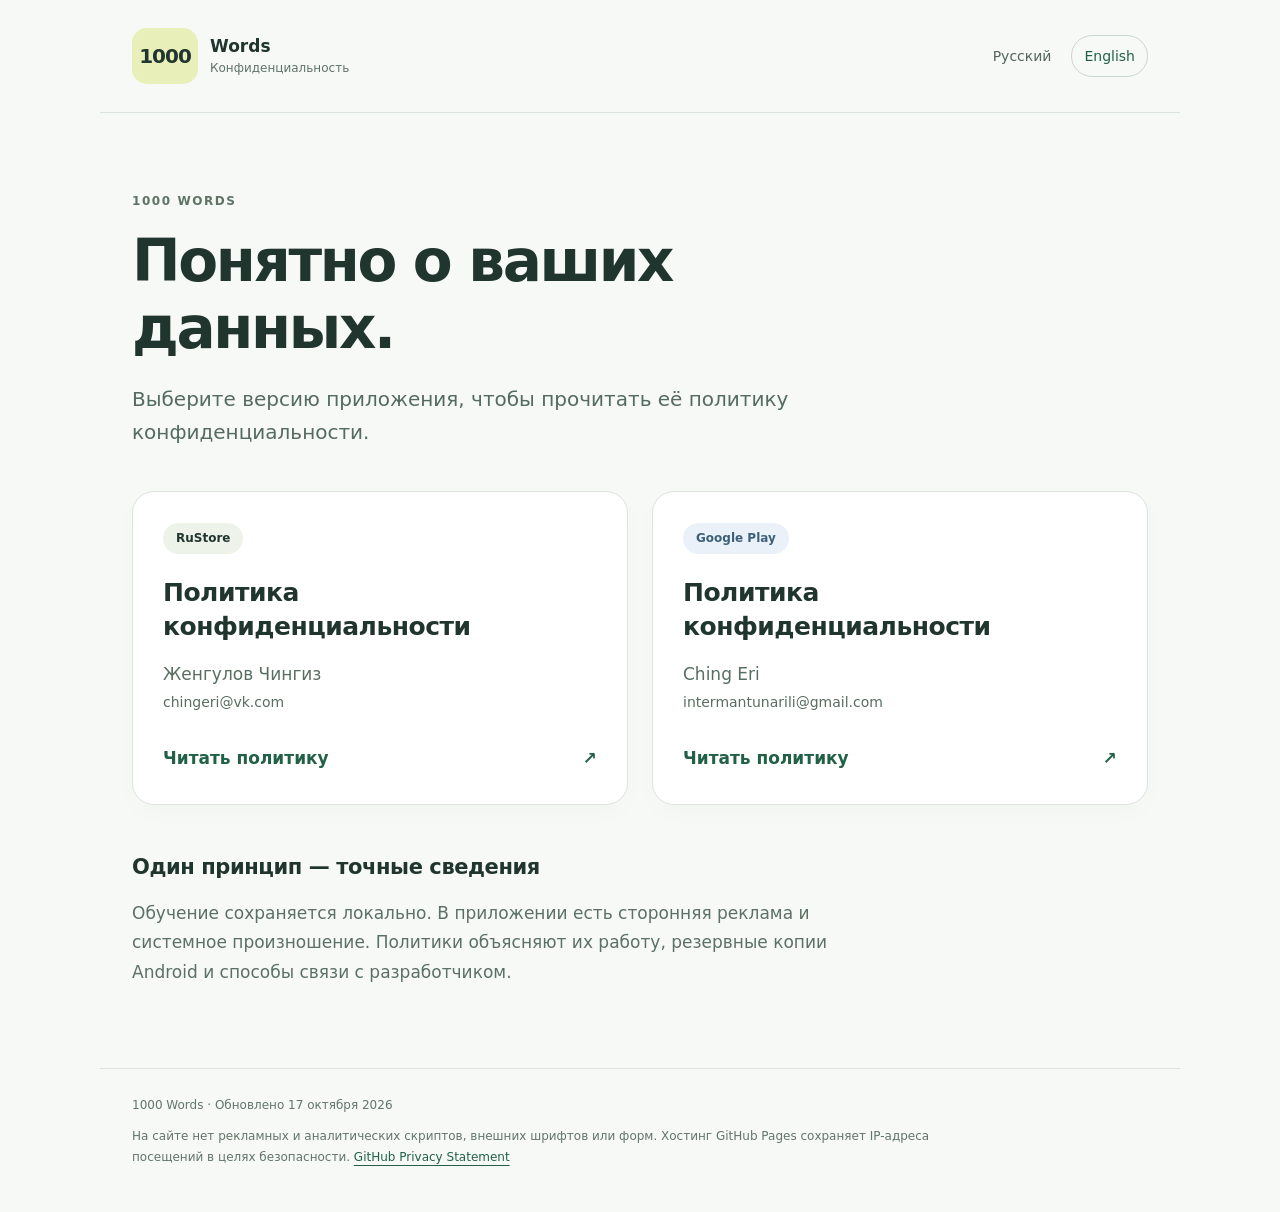
<file: index.html>
<!doctype html>
<html lang="ru"><head><meta charset="utf-8"><meta name="viewport" content="width=device-width, initial-scale=1">
<meta name="referrer" content="strict-origin-when-cross-origin">
<meta http-equiv="Content-Security-Policy" content="default-src 'none'; style-src 'self'; img-src 'self'; base-uri 'none'; form-action 'none'">
<title>Конфиденциальность · 1000 Words</title><meta name="description" content="Политики конфиденциальности приложения 1000 Words для RuStore и Google Play.">
<link rel="stylesheet" href="assets/site.css"></head><body><a class="skip" href="#main">К содержимому</a>
<header class="header shell"><a class="brand" href=""><span class="brand-mark">1000</span><span>Words<small>Конфиденциальность</small></span></a>
<nav aria-label="Язык"><span class="current">Русский</span><a class="language" lang="en" href="en/">English</a></nav></header>
<main id="main" class="shell"><div class="hero"><p class="eyebrow">1000 Words</p><h1>Понятно о ваших данных.</h1><p class="lead">Выберите версию приложения, чтобы прочитать её политику конфиденциальности.</p></div><div class="cards"><a class="card" href="rustore/"><span class="tag">RuStore</span><h2>Политика конфиденциальности</h2><p>Женгулов Чингиз</p><p class="email">chingeri@vk.com</p><span class="card-link">Читать политику <span aria-hidden="true">↗</span></span></a><a class="card" href="googleplay/"><span class="tag">Google Play</span><h2>Политика конфиденциальности</h2><p>Ching Eri</p><p class="email">intermantunarili@gmail.com</p><span class="card-link">Читать политику <span aria-hidden="true">↗</span></span></a></div><div class="home-note"><h2>Один принцип — точные сведения</h2><p>Обучение сохраняется локально. В приложении есть сторонняя реклама и системное произношение. Политики объясняют их работу, резервные копии Android и способы связи с разработчиком.</p></div></main>
<footer class="footer shell"><p>1000 Words · Обновлено 17 октября 2026</p><p>На сайте нет рекламных и аналитических скриптов, внешних шрифтов или форм. Хостинг GitHub Pages сохраняет IP-адреса посещений в целях безопасности. <a href="https://docs.github.com/en/site-policy/privacy-policies/github-general-privacy-statement">GitHub Privacy Statement</a></p></footer></body></html>
</file>
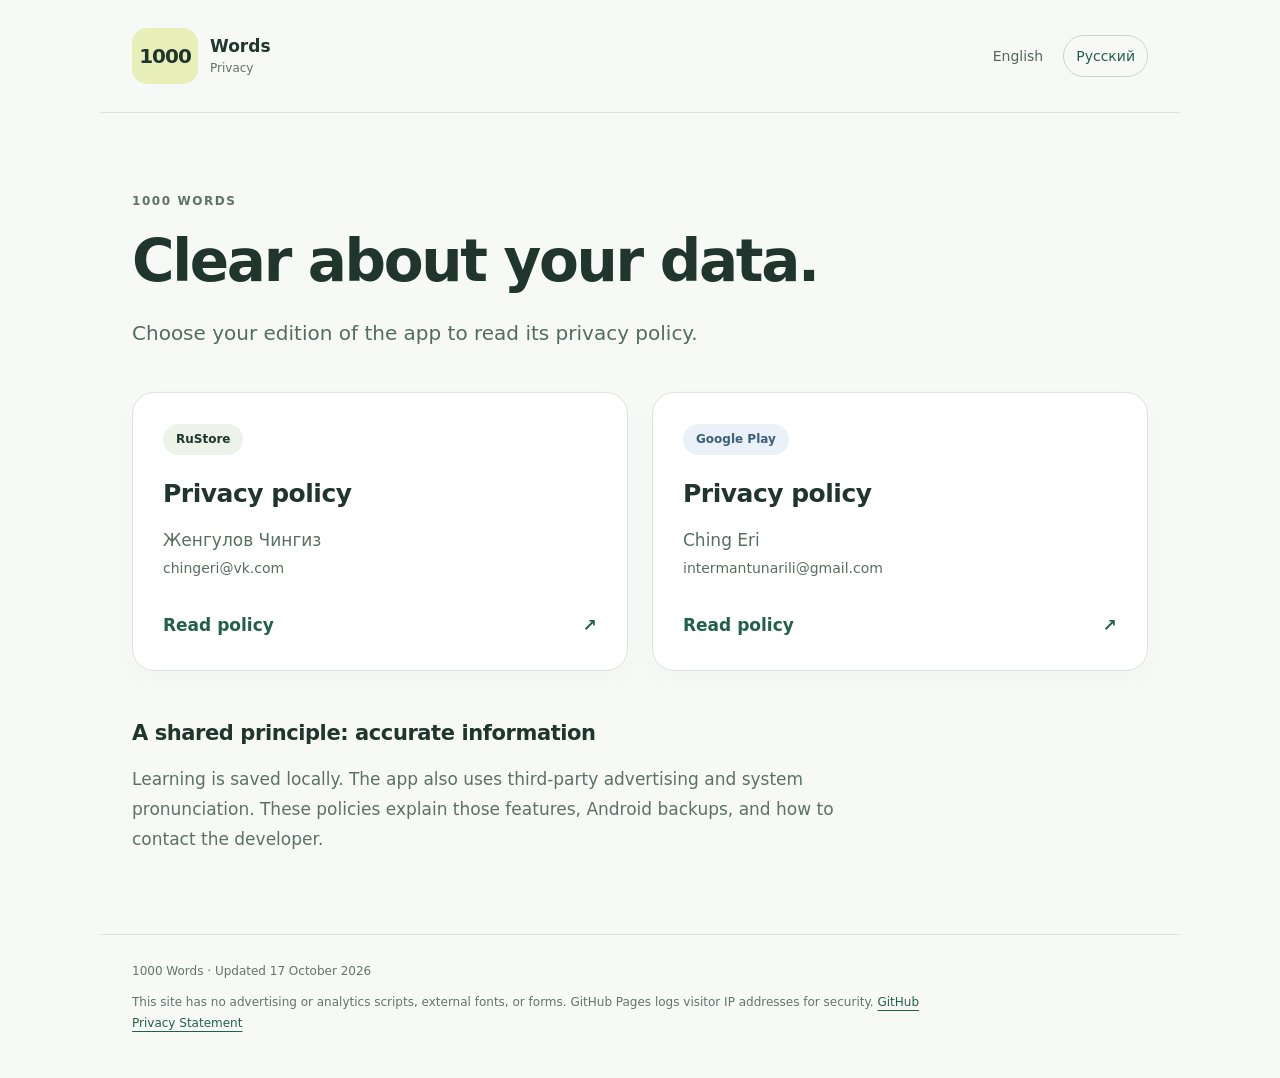
<file: en/index.html>
<!doctype html>
<html lang="en"><head><meta charset="utf-8"><meta name="viewport" content="width=device-width, initial-scale=1">
<meta name="referrer" content="strict-origin-when-cross-origin">
<meta http-equiv="Content-Security-Policy" content="default-src 'none'; style-src 'self'; img-src 'self'; base-uri 'none'; form-action 'none'">
<title>Privacy · 1000 Words</title><meta name="description" content="Privacy policies for the RuStore and Google Play editions of 1000 Words.">
<link rel="stylesheet" href="../assets/site.css"></head><body><a class="skip" href="#main">Skip to content</a>
<header class="header shell"><a class="brand" href="../en/"><span class="brand-mark">1000</span><span>Words<small>Privacy</small></span></a>
<nav aria-label="Language"><span class="current">English</span><a class="language" lang="ru" href="../">Русский</a></nav></header>
<main id="main" class="shell"><div class="hero"><p class="eyebrow">1000 Words</p><h1>Clear about your data.</h1><p class="lead">Choose your edition of the app to read its privacy policy.</p></div><div class="cards"><a class="card" href="../rustore/en/"><span class="tag">RuStore</span><h2>Privacy policy</h2><p>Женгулов Чингиз</p><p class="email">chingeri@vk.com</p><span class="card-link">Read policy <span aria-hidden="true">↗</span></span></a><a class="card" href="../googleplay/en/"><span class="tag">Google Play</span><h2>Privacy policy</h2><p>Ching Eri</p><p class="email">intermantunarili@gmail.com</p><span class="card-link">Read policy <span aria-hidden="true">↗</span></span></a></div><div class="home-note"><h2>A shared principle: accurate information</h2><p>Learning is saved locally. The app also uses third-party advertising and system pronunciation. These policies explain those features, Android backups, and how to contact the developer.</p></div></main>
<footer class="footer shell"><p>1000 Words · Updated 17 October 2026</p><p>This site has no advertising or analytics scripts, external fonts, or forms. GitHub Pages logs visitor IP addresses for security. <a href="https://docs.github.com/en/site-policy/privacy-policies/github-general-privacy-statement">GitHub Privacy Statement</a></p></footer></body></html>
</file>
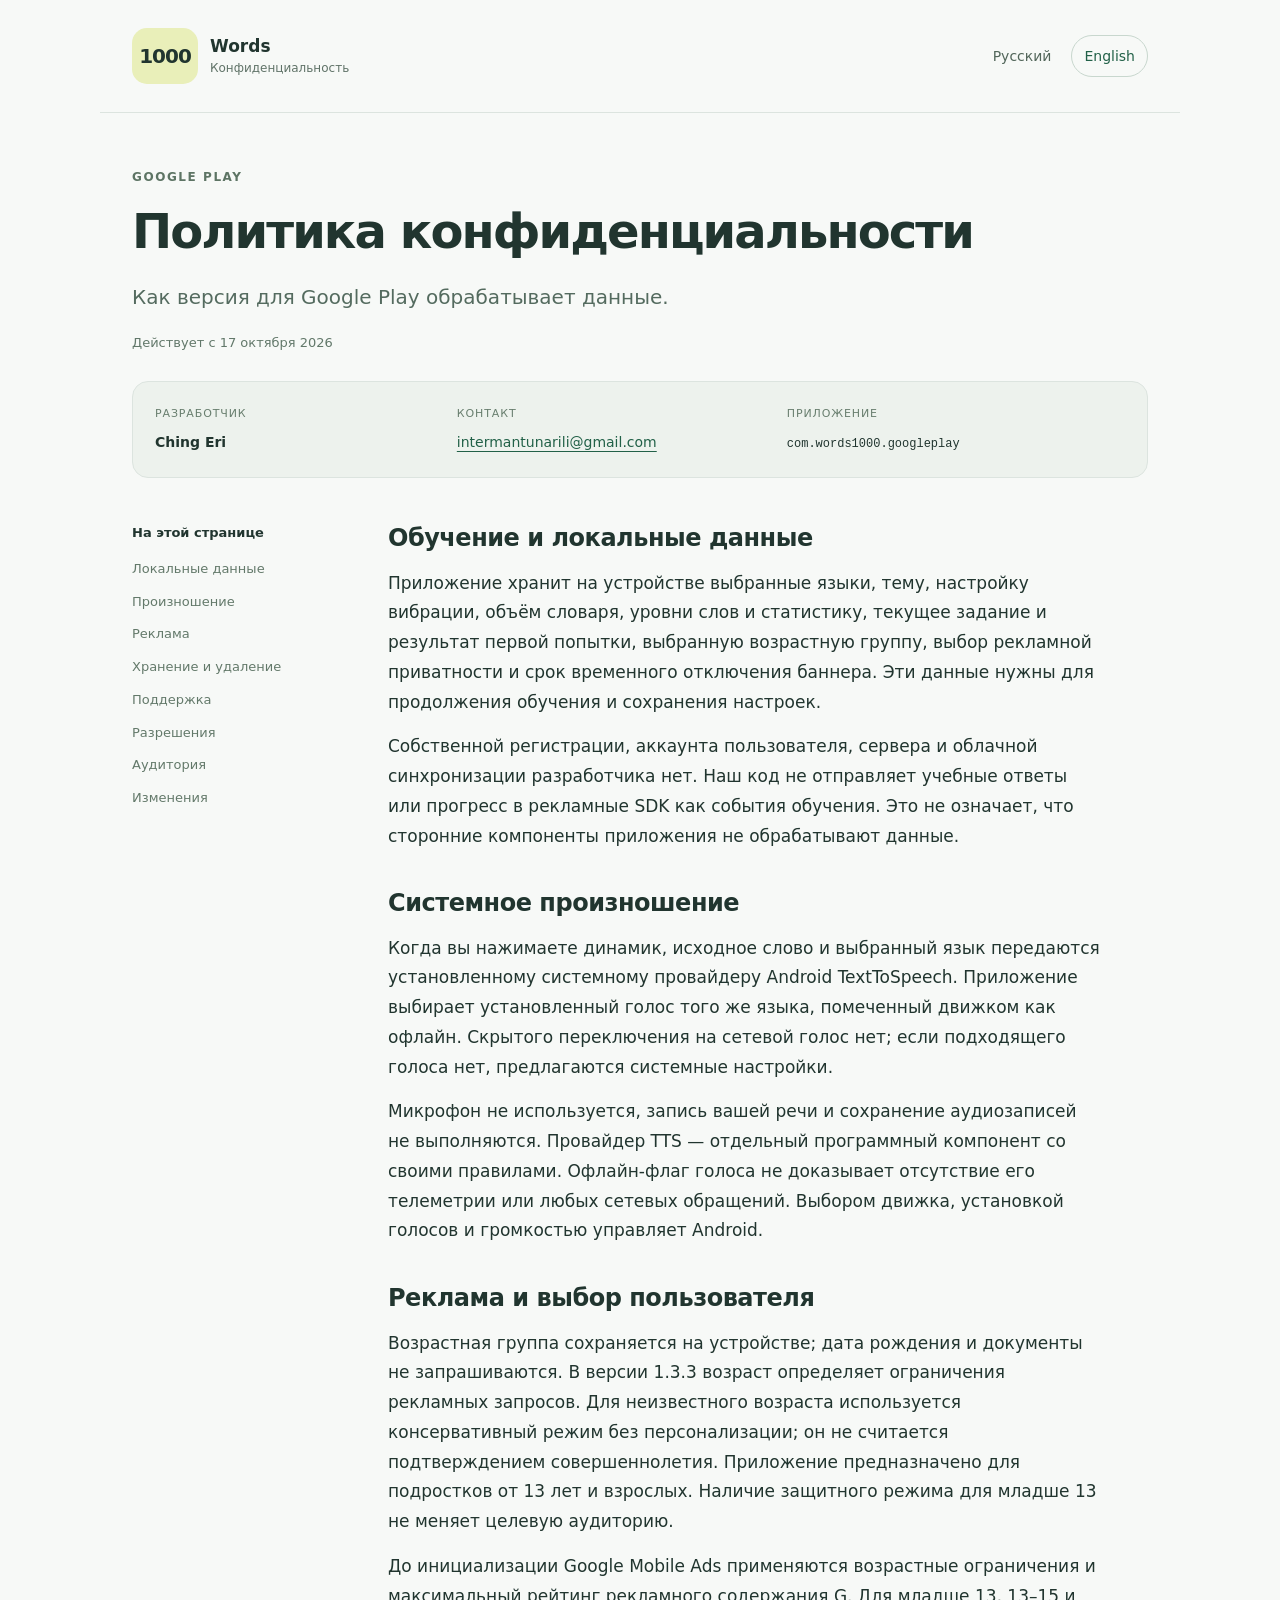
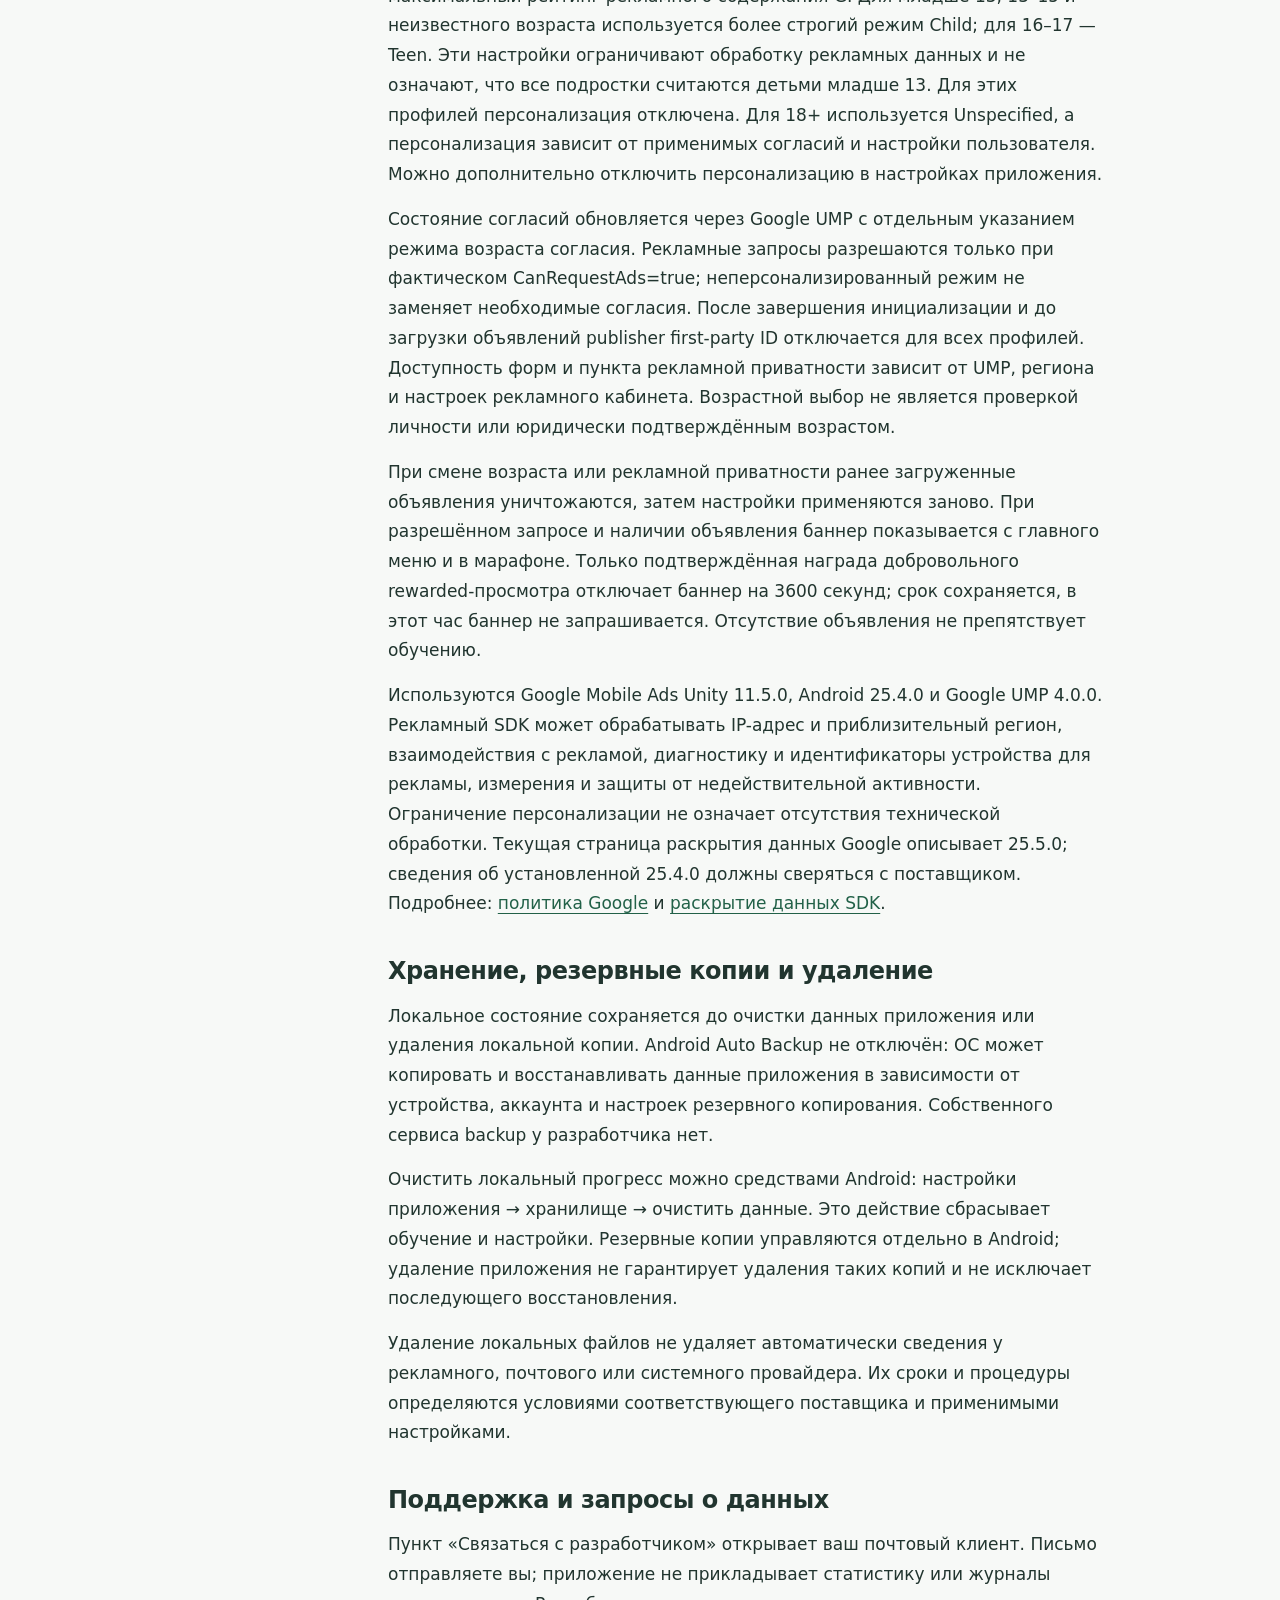
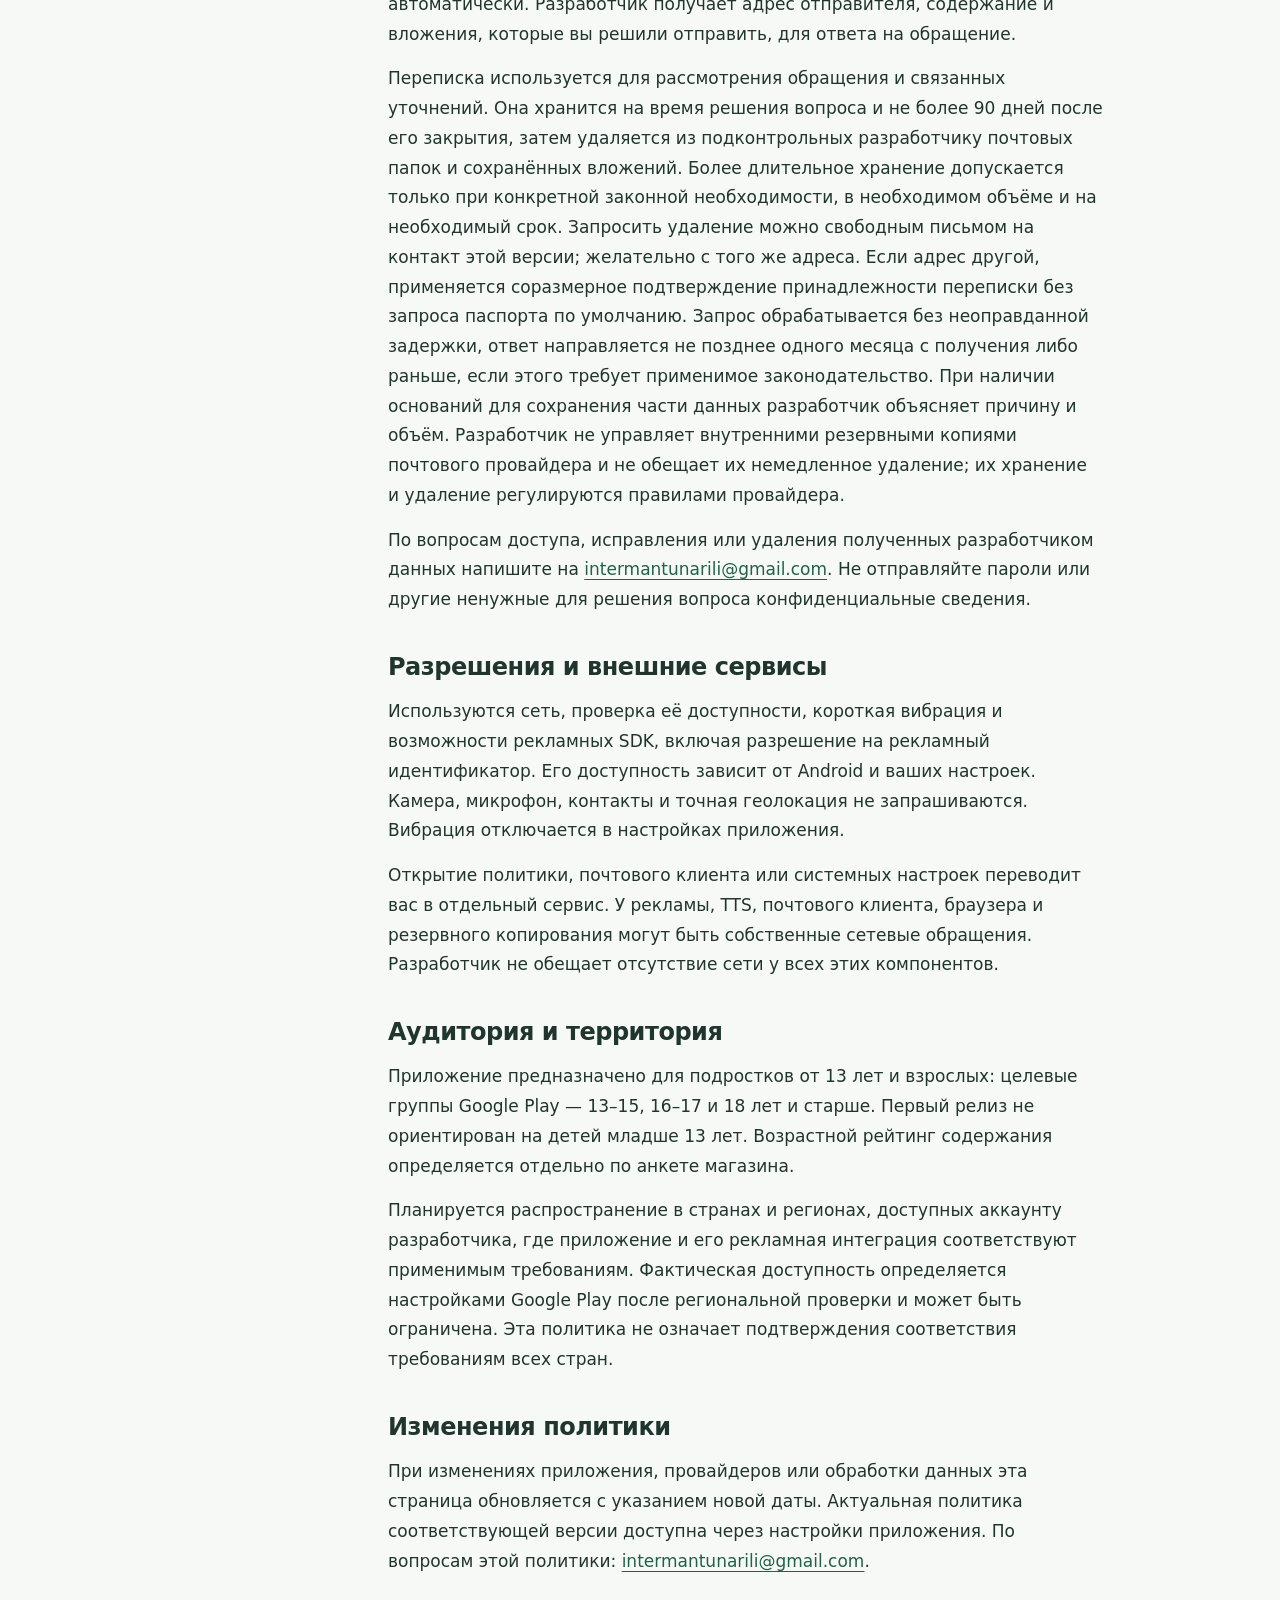
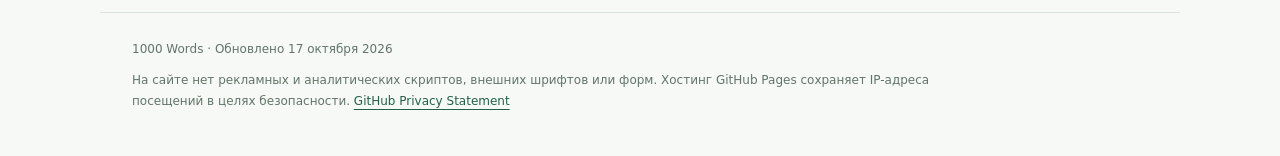
<file: googleplay/index.html>
<!doctype html>
<html lang="ru"><head><meta charset="utf-8"><meta name="viewport" content="width=device-width, initial-scale=1">
<meta name="referrer" content="strict-origin-when-cross-origin">
<meta http-equiv="Content-Security-Policy" content="default-src 'none'; style-src 'self'; img-src 'self'; base-uri 'none'; form-action 'none'">
<title>Политика конфиденциальности · GooglePlay · 1000 Words</title><meta name="description" content="Политики конфиденциальности приложения 1000 Words для RuStore и Google Play.">
<link rel="stylesheet" href="../assets/site.css"></head><body><a class="skip" href="#main">К содержимому</a>
<header class="header shell"><a class="brand" href="../"><span class="brand-mark">1000</span><span>Words<small>Конфиденциальность</small></span></a>
<nav aria-label="Язык"><span class="current">Русский</span><a class="language" lang="en" href="en/">English</a></nav></header>
<main id="main" class="shell"><div class="page-heading"><p class="eyebrow">Google Play</p><h1>Политика конфиденциальности</h1><p class="lead">Как версия для Google Play обрабатывает данные.</p><p class="date">Действует с 17 октября 2026</p></div><div class="identity"><div><span>Разработчик</span><strong>Ching Eri</strong></div><div><span>Контакт</span><a href="mailto:intermantunarili@gmail.com">intermantunarili@gmail.com</a></div><div><span>Приложение</span><code>com.words1000.googleplay</code></div></div><div class="reading"><aside class="contents"><p>На этой странице</p><nav><a href="#local">Локальные данные</a><a href="#speech">Произношение</a><a href="#ads">Реклама</a><a href="#backup">Хранение и удаление</a><a href="#support">Поддержка</a><a href="#permissions">Разрешения</a><a href="#audience">Аудитория</a><a href="#changes">Изменения</a></nav></aside><article><section id="local"><h2>Обучение и локальные данные</h2><p>Приложение хранит на устройстве выбранные языки, тему, настройку вибрации, объём словаря, уровни слов и статистику, текущее задание и результат первой попытки, выбранную возрастную группу, выбор рекламной приватности и срок временного отключения баннера. Эти данные нужны для продолжения обучения и сохранения настроек.</p><p>Собственной регистрации, аккаунта пользователя, сервера и облачной синхронизации разработчика нет. Наш код не отправляет учебные ответы или прогресс в рекламные SDK как события обучения. Это не означает, что сторонние компоненты приложения не обрабатывают данные.</p></section><section id="speech"><h2>Системное произношение</h2><p>Когда вы нажимаете динамик, исходное слово и выбранный язык передаются установленному системному провайдеру Android TextToSpeech. Приложение выбирает установленный голос того же языка, помеченный движком как офлайн. Скрытого переключения на сетевой голос нет; если подходящего голоса нет, предлагаются системные настройки.</p><p>Микрофон не используется, запись вашей речи и сохранение аудиозаписей не выполняются. Провайдер TTS — отдельный программный компонент со своими правилами. Офлайн-флаг голоса не доказывает отсутствие его телеметрии или любых сетевых обращений. Выбором движка, установкой голосов и громкостью управляет Android.</p></section><section id="ads"><h2>Реклама и выбор пользователя</h2><p>Возрастная группа сохраняется на устройстве; дата рождения и документы не запрашиваются. В версии 1.3.3 возраст определяет ограничения рекламных запросов. Для неизвестного возраста используется консервативный режим без персонализации; он не считается подтверждением совершеннолетия. Приложение предназначено для подростков от 13 лет и взрослых. Наличие защитного режима для младше 13 не меняет целевую аудиторию.</p><p>До инициализации Google Mobile Ads применяются возрастные ограничения и максимальный рейтинг рекламного содержания G. Для младше 13, 13–15 и неизвестного возраста используется более строгий режим Child; для 16–17 — Teen. Эти настройки ограничивают обработку рекламных данных и не означают, что все подростки считаются детьми младше 13. Для этих профилей персонализация отключена. Для 18+ используется Unspecified, а персонализация зависит от применимых согласий и настройки пользователя. Можно дополнительно отключить персонализацию в настройках приложения.</p><p>Состояние согласий обновляется через Google UMP с отдельным указанием режима возраста согласия. Рекламные запросы разрешаются только при фактическом CanRequestAds=true; неперсонализированный режим не заменяет необходимые согласия. После завершения инициализации и до загрузки объявлений publisher first-party ID отключается для всех профилей. Доступность форм и пункта рекламной приватности зависит от UMP, региона и настроек рекламного кабинета. Возрастной выбор не является проверкой личности или юридически подтверждённым возрастом.</p><p>При смене возраста или рекламной приватности ранее загруженные объявления уничтожаются, затем настройки применяются заново. При разрешённом запросе и наличии объявления баннер показывается с главного меню и в марафоне. Только подтверждённая награда добровольного rewarded-просмотра отключает баннер на 3600 секунд; срок сохраняется, в этот час баннер не запрашивается. Отсутствие объявления не препятствует обучению.</p><p>Используются Google Mobile Ads Unity 11.5.0, Android 25.4.0 и Google UMP 4.0.0. Рекламный SDK может обрабатывать IP-адрес и приблизительный регион, взаимодействия с рекламой, диагностику и идентификаторы устройства для рекламы, измерения и защиты от недействительной активности. Ограничение персонализации не означает отсутствия технической обработки. Текущая страница раскрытия данных Google описывает 25.5.0; сведения об установленной 25.4.0 должны сверяться с поставщиком. Подробнее: <a href="https://policies.google.com/privacy">политика Google</a> и <a href="https://developers.google.com/admob/android/privacy/play-data-disclosure">раскрытие данных SDK</a>.</p></section><section id="backup"><h2>Хранение, резервные копии и удаление</h2><p>Локальное состояние сохраняется до очистки данных приложения или удаления локальной копии. Android Auto Backup не отключён: ОС может копировать и восстанавливать данные приложения в зависимости от устройства, аккаунта и настроек резервного копирования. Собственного сервиса backup у разработчика нет.</p><p>Очистить локальный прогресс можно средствами Android: настройки приложения → хранилище → очистить данные. Это действие сбрасывает обучение и настройки. Резервные копии управляются отдельно в Android; удаление приложения не гарантирует удаления таких копий и не исключает последующего восстановления.</p><p>Удаление локальных файлов не удаляет автоматически сведения у рекламного, почтового или системного провайдера. Их сроки и процедуры определяются условиями соответствующего поставщика и применимыми настройками.</p></section><section id="support"><h2>Поддержка и запросы о данных</h2><p>Пункт «Связаться с разработчиком» открывает ваш почтовый клиент. Письмо отправляете вы; приложение не прикладывает статистику или журналы автоматически. Разработчик получает адрес отправителя, содержание и вложения, которые вы решили отправить, для ответа на обращение.</p><p>Переписка используется для рассмотрения обращения и связанных уточнений. Она хранится на время решения вопроса и не более 90 дней после его закрытия, затем удаляется из подконтрольных разработчику почтовых папок и сохранённых вложений. Более длительное хранение допускается только при конкретной законной необходимости, в необходимом объёме и на необходимый срок. Запросить удаление можно свободным письмом на контакт этой версии; желательно с того же адреса. Если адрес другой, применяется соразмерное подтверждение принадлежности переписки без запроса паспорта по умолчанию. Запрос обрабатывается без неоправданной задержки, ответ направляется не позднее одного месяца с получения либо раньше, если этого требует применимое законодательство. При наличии оснований для сохранения части данных разработчик объясняет причину и объём. Разработчик не управляет внутренними резервными копиями почтового провайдера и не обещает их немедленное удаление; их хранение и удаление регулируются правилами провайдера.</p><p>По вопросам доступа, исправления или удаления полученных разработчиком данных напишите на <a href="mailto:intermantunarili@gmail.com">intermantunarili@gmail.com</a>. Не отправляйте пароли или другие ненужные для решения вопроса конфиденциальные сведения.</p></section><section id="permissions"><h2>Разрешения и внешние сервисы</h2><p>Используются сеть, проверка её доступности, короткая вибрация и возможности рекламных SDK, включая разрешение на рекламный идентификатор. Его доступность зависит от Android и ваших настроек. Камера, микрофон, контакты и точная геолокация не запрашиваются. Вибрация отключается в настройках приложения.</p><p>Открытие политики, почтового клиента или системных настроек переводит вас в отдельный сервис. У рекламы, TTS, почтового клиента, браузера и резервного копирования могут быть собственные сетевые обращения. Разработчик не обещает отсутствие сети у всех этих компонентов.</p></section><section id="audience"><h2>Аудитория и территория</h2><p>Приложение предназначено для подростков от 13 лет и взрослых: целевые группы Google Play — 13–15, 16–17 и 18 лет и старше. Первый релиз не ориентирован на детей младше 13 лет. Возрастной рейтинг содержания определяется отдельно по анкете магазина.</p><p>Планируется распространение в странах и регионах, доступных аккаунту разработчика, где приложение и его рекламная интеграция соответствуют применимым требованиям. Фактическая доступность определяется настройками Google Play после региональной проверки и может быть ограничена. Эта политика не означает подтверждения соответствия требованиям всех стран.</p></section><section id="changes"><h2>Изменения политики</h2><p>При изменениях приложения, провайдеров или обработки данных эта страница обновляется с указанием новой даты. Актуальная политика соответствующей версии доступна через настройки приложения. По вопросам этой политики: <a href="mailto:intermantunarili@gmail.com">intermantunarili@gmail.com</a>.</p></section></article></div></main>
<footer class="footer shell"><p>1000 Words · Обновлено 17 октября 2026</p><p>На сайте нет рекламных и аналитических скриптов, внешних шрифтов или форм. Хостинг GitHub Pages сохраняет IP-адреса посещений в целях безопасности. <a href="https://docs.github.com/en/site-policy/privacy-policies/github-general-privacy-statement">GitHub Privacy Statement</a></p></footer></body></html>
</file>
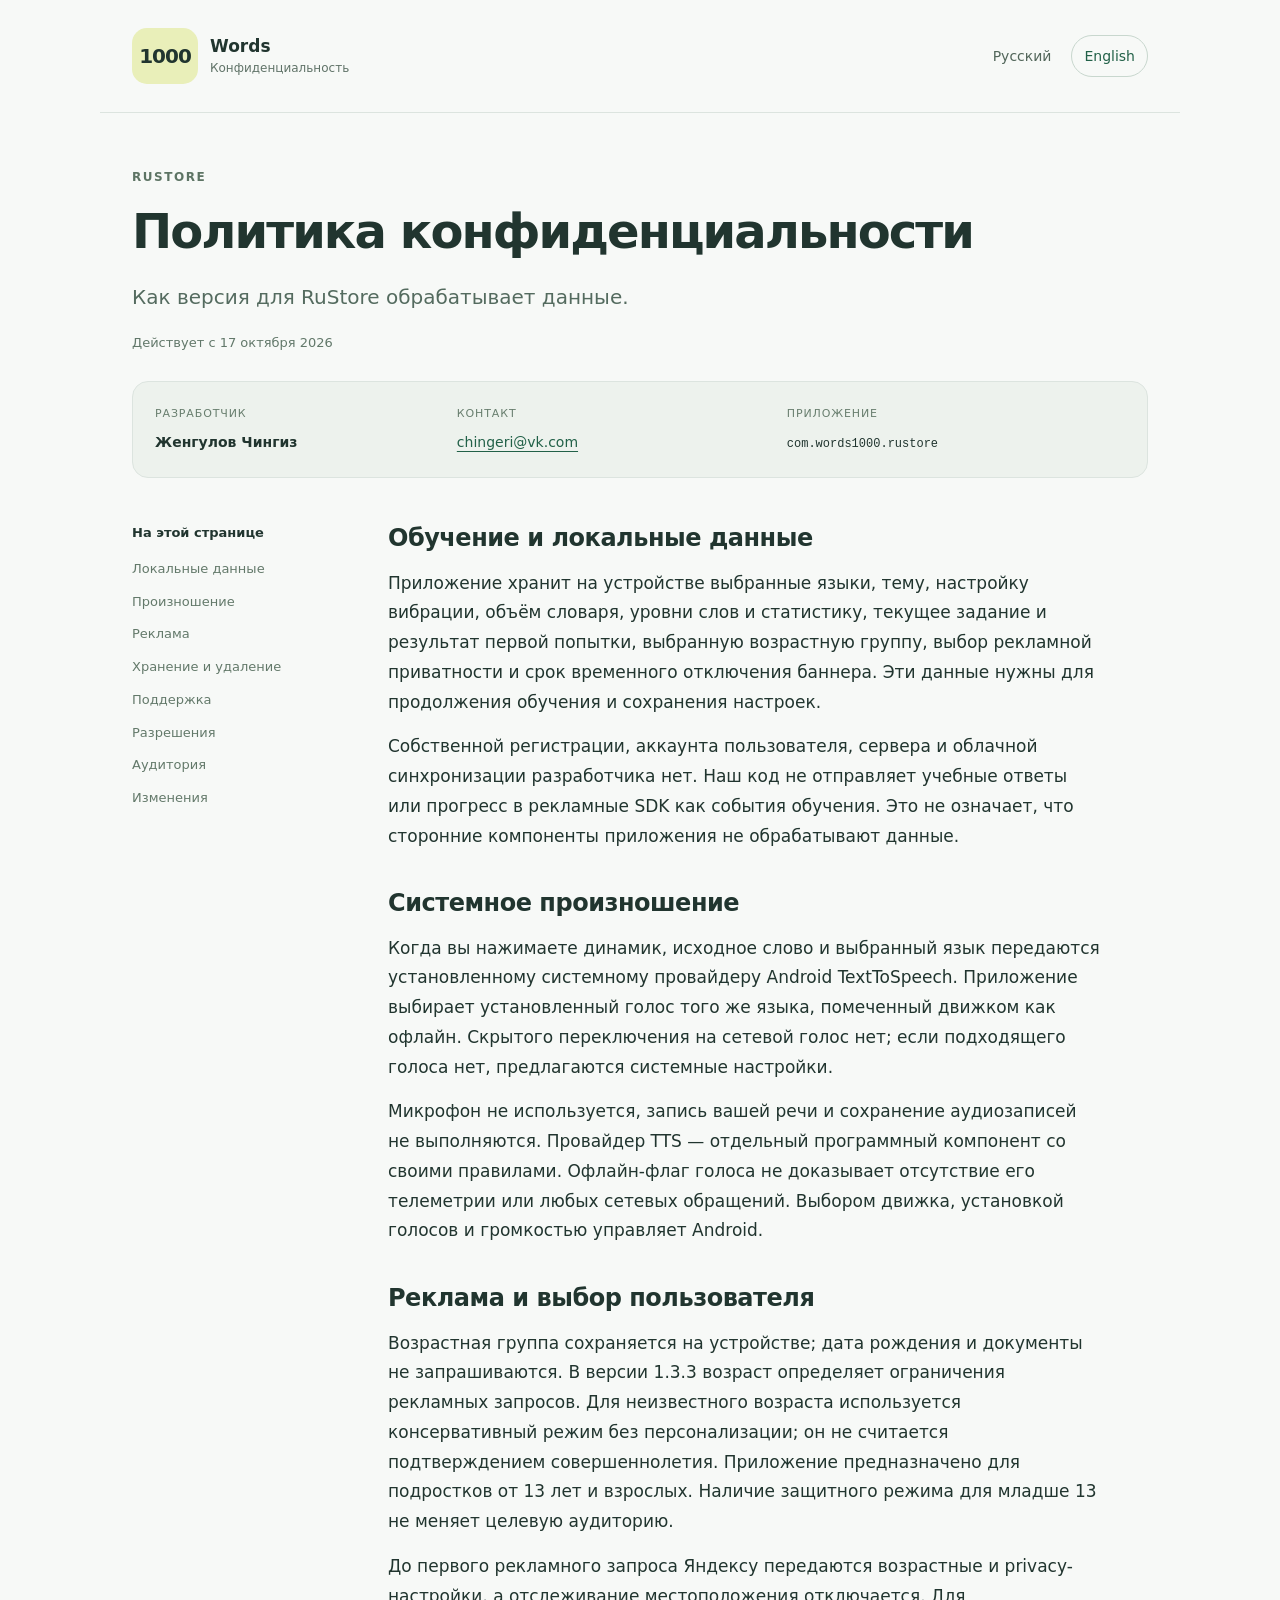
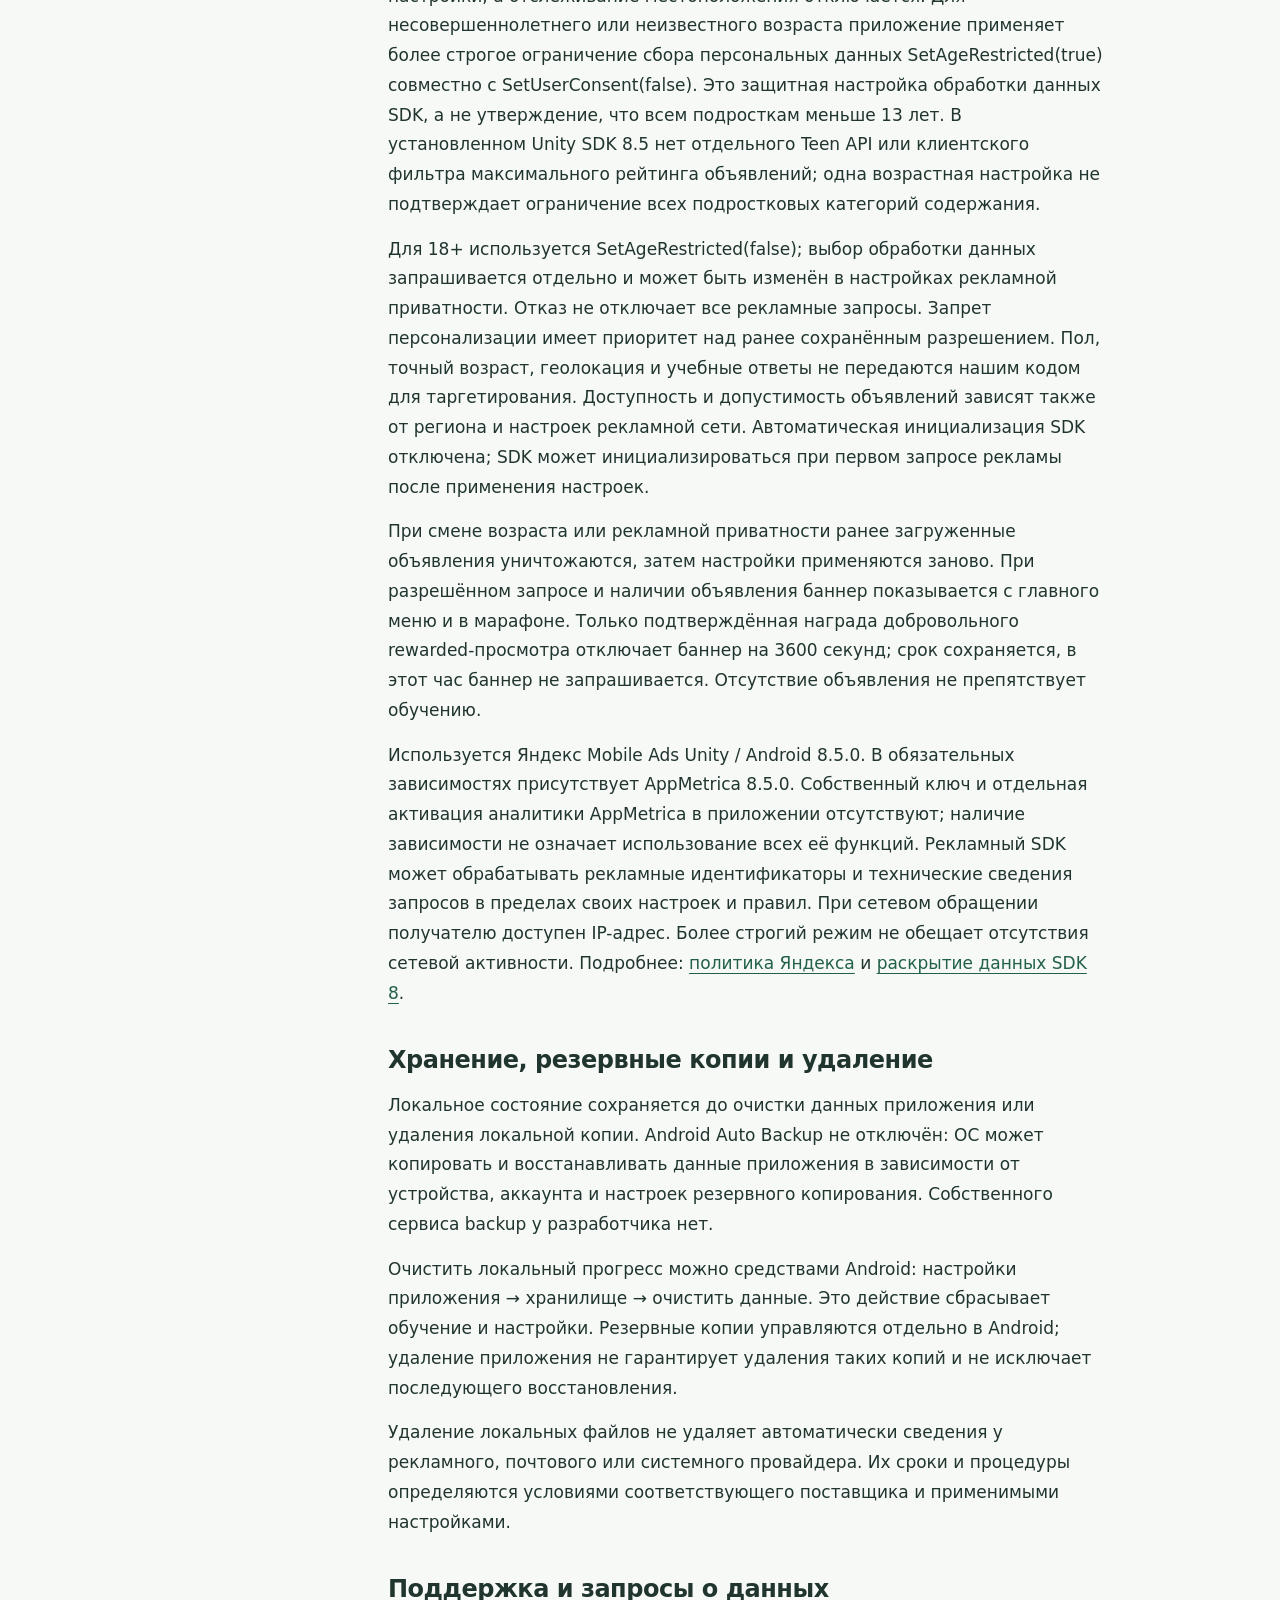
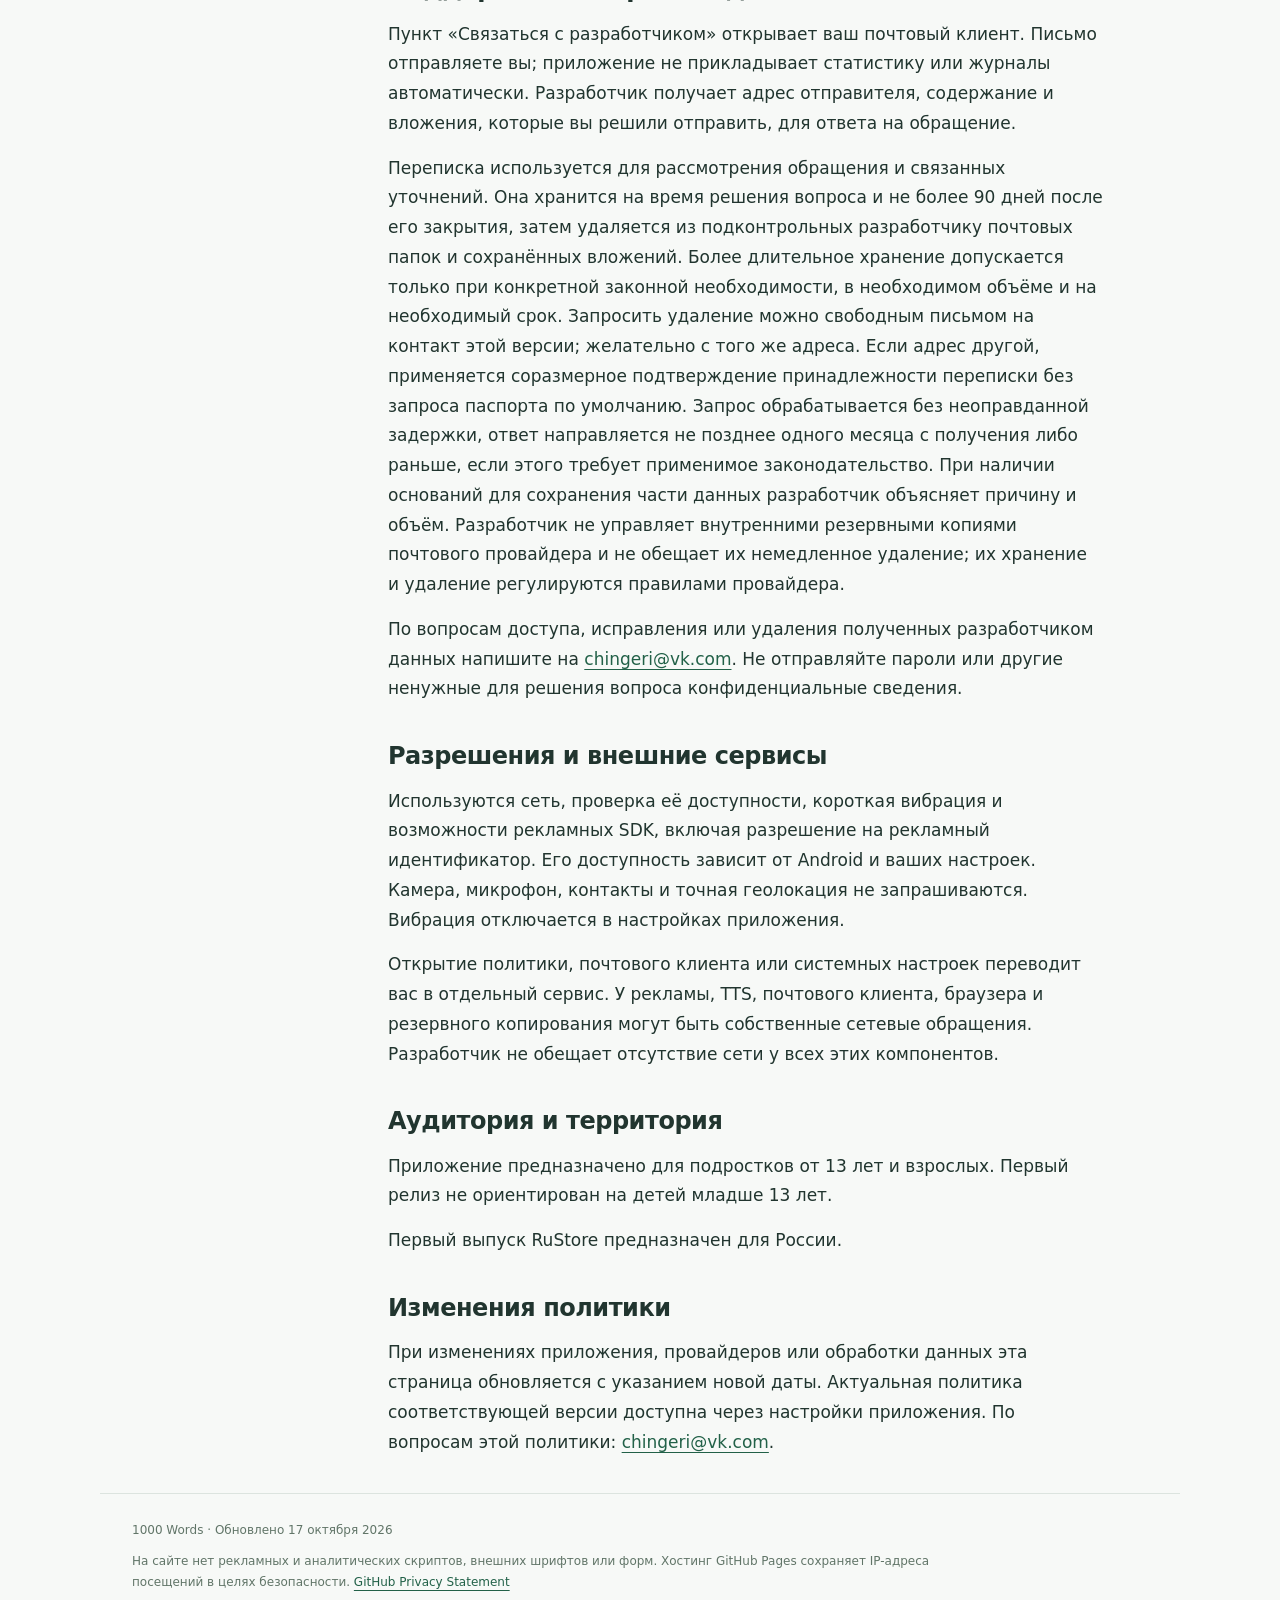
<file: rustore/index.html>
<!doctype html>
<html lang="ru"><head><meta charset="utf-8"><meta name="viewport" content="width=device-width, initial-scale=1">
<meta name="referrer" content="strict-origin-when-cross-origin">
<meta http-equiv="Content-Security-Policy" content="default-src 'none'; style-src 'self'; img-src 'self'; base-uri 'none'; form-action 'none'">
<title>Политика конфиденциальности · RuStore · 1000 Words</title><meta name="description" content="Политики конфиденциальности приложения 1000 Words для RuStore и Google Play.">
<link rel="stylesheet" href="../assets/site.css"></head><body><a class="skip" href="#main">К содержимому</a>
<header class="header shell"><a class="brand" href="../"><span class="brand-mark">1000</span><span>Words<small>Конфиденциальность</small></span></a>
<nav aria-label="Язык"><span class="current">Русский</span><a class="language" lang="en" href="en/">English</a></nav></header>
<main id="main" class="shell"><div class="page-heading"><p class="eyebrow">RuStore</p><h1>Политика конфиденциальности</h1><p class="lead">Как версия для RuStore обрабатывает данные.</p><p class="date">Действует с 17 октября 2026</p></div><div class="identity"><div><span>Разработчик</span><strong>Женгулов Чингиз</strong></div><div><span>Контакт</span><a href="mailto:chingeri@vk.com">chingeri@vk.com</a></div><div><span>Приложение</span><code>com.words1000.rustore</code></div></div><div class="reading"><aside class="contents"><p>На этой странице</p><nav><a href="#local">Локальные данные</a><a href="#speech">Произношение</a><a href="#ads">Реклама</a><a href="#backup">Хранение и удаление</a><a href="#support">Поддержка</a><a href="#permissions">Разрешения</a><a href="#audience">Аудитория</a><a href="#changes">Изменения</a></nav></aside><article><section id="local"><h2>Обучение и локальные данные</h2><p>Приложение хранит на устройстве выбранные языки, тему, настройку вибрации, объём словаря, уровни слов и статистику, текущее задание и результат первой попытки, выбранную возрастную группу, выбор рекламной приватности и срок временного отключения баннера. Эти данные нужны для продолжения обучения и сохранения настроек.</p><p>Собственной регистрации, аккаунта пользователя, сервера и облачной синхронизации разработчика нет. Наш код не отправляет учебные ответы или прогресс в рекламные SDK как события обучения. Это не означает, что сторонние компоненты приложения не обрабатывают данные.</p></section><section id="speech"><h2>Системное произношение</h2><p>Когда вы нажимаете динамик, исходное слово и выбранный язык передаются установленному системному провайдеру Android TextToSpeech. Приложение выбирает установленный голос того же языка, помеченный движком как офлайн. Скрытого переключения на сетевой голос нет; если подходящего голоса нет, предлагаются системные настройки.</p><p>Микрофон не используется, запись вашей речи и сохранение аудиозаписей не выполняются. Провайдер TTS — отдельный программный компонент со своими правилами. Офлайн-флаг голоса не доказывает отсутствие его телеметрии или любых сетевых обращений. Выбором движка, установкой голосов и громкостью управляет Android.</p></section><section id="ads"><h2>Реклама и выбор пользователя</h2><p>Возрастная группа сохраняется на устройстве; дата рождения и документы не запрашиваются. В версии 1.3.3 возраст определяет ограничения рекламных запросов. Для неизвестного возраста используется консервативный режим без персонализации; он не считается подтверждением совершеннолетия. Приложение предназначено для подростков от 13 лет и взрослых. Наличие защитного режима для младше 13 не меняет целевую аудиторию.</p><p>До первого рекламного запроса Яндексу передаются возрастные и privacy-настройки, а отслеживание местоположения отключается. Для несовершеннолетнего или неизвестного возраста приложение применяет более строгое ограничение сбора персональных данных SetAgeRestricted(true) совместно с SetUserConsent(false). Это защитная настройка обработки данных SDK, а не утверждение, что всем подросткам меньше 13 лет. В установленном Unity SDK 8.5 нет отдельного Teen API или клиентского фильтра максимального рейтинга объявлений; одна возрастная настройка не подтверждает ограничение всех подростковых категорий содержания.</p><p>Для 18+ используется SetAgeRestricted(false); выбор обработки данных запрашивается отдельно и может быть изменён в настройках рекламной приватности. Отказ не отключает все рекламные запросы. Запрет персонализации имеет приоритет над ранее сохранённым разрешением. Пол, точный возраст, геолокация и учебные ответы не передаются нашим кодом для таргетирования. Доступность и допустимость объявлений зависят также от региона и настроек рекламной сети. Автоматическая инициализация SDK отключена; SDK может инициализироваться при первом запросе рекламы после применения настроек.</p><p>При смене возраста или рекламной приватности ранее загруженные объявления уничтожаются, затем настройки применяются заново. При разрешённом запросе и наличии объявления баннер показывается с главного меню и в марафоне. Только подтверждённая награда добровольного rewarded-просмотра отключает баннер на 3600 секунд; срок сохраняется, в этот час баннер не запрашивается. Отсутствие объявления не препятствует обучению.</p><p>Используется Яндекс Mobile Ads Unity / Android 8.5.0. В обязательных зависимостях присутствует AppMetrica 8.5.0. Собственный ключ и отдельная активация аналитики AppMetrica в приложении отсутствуют; наличие зависимости не означает использование всех её функций. Рекламный SDK может обрабатывать рекламные идентификаторы и технические сведения запросов в пределах своих настроек и правил. При сетевом обращении получателю доступен IP-адрес. Более строгий режим не обещает отсутствия сетевой активности. Подробнее: <a href="https://yandex.ru/legal/confidential/">политика Яндекса</a> и <a href="https://ads.yandex.com/helpcenter/en/dev/android/app-privacy-android">раскрытие данных SDK 8</a>.</p></section><section id="backup"><h2>Хранение, резервные копии и удаление</h2><p>Локальное состояние сохраняется до очистки данных приложения или удаления локальной копии. Android Auto Backup не отключён: ОС может копировать и восстанавливать данные приложения в зависимости от устройства, аккаунта и настроек резервного копирования. Собственного сервиса backup у разработчика нет.</p><p>Очистить локальный прогресс можно средствами Android: настройки приложения → хранилище → очистить данные. Это действие сбрасывает обучение и настройки. Резервные копии управляются отдельно в Android; удаление приложения не гарантирует удаления таких копий и не исключает последующего восстановления.</p><p>Удаление локальных файлов не удаляет автоматически сведения у рекламного, почтового или системного провайдера. Их сроки и процедуры определяются условиями соответствующего поставщика и применимыми настройками.</p></section><section id="support"><h2>Поддержка и запросы о данных</h2><p>Пункт «Связаться с разработчиком» открывает ваш почтовый клиент. Письмо отправляете вы; приложение не прикладывает статистику или журналы автоматически. Разработчик получает адрес отправителя, содержание и вложения, которые вы решили отправить, для ответа на обращение.</p><p>Переписка используется для рассмотрения обращения и связанных уточнений. Она хранится на время решения вопроса и не более 90 дней после его закрытия, затем удаляется из подконтрольных разработчику почтовых папок и сохранённых вложений. Более длительное хранение допускается только при конкретной законной необходимости, в необходимом объёме и на необходимый срок. Запросить удаление можно свободным письмом на контакт этой версии; желательно с того же адреса. Если адрес другой, применяется соразмерное подтверждение принадлежности переписки без запроса паспорта по умолчанию. Запрос обрабатывается без неоправданной задержки, ответ направляется не позднее одного месяца с получения либо раньше, если этого требует применимое законодательство. При наличии оснований для сохранения части данных разработчик объясняет причину и объём. Разработчик не управляет внутренними резервными копиями почтового провайдера и не обещает их немедленное удаление; их хранение и удаление регулируются правилами провайдера.</p><p>По вопросам доступа, исправления или удаления полученных разработчиком данных напишите на <a href="mailto:chingeri@vk.com">chingeri@vk.com</a>. Не отправляйте пароли или другие ненужные для решения вопроса конфиденциальные сведения.</p></section><section id="permissions"><h2>Разрешения и внешние сервисы</h2><p>Используются сеть, проверка её доступности, короткая вибрация и возможности рекламных SDK, включая разрешение на рекламный идентификатор. Его доступность зависит от Android и ваших настроек. Камера, микрофон, контакты и точная геолокация не запрашиваются. Вибрация отключается в настройках приложения.</p><p>Открытие политики, почтового клиента или системных настроек переводит вас в отдельный сервис. У рекламы, TTS, почтового клиента, браузера и резервного копирования могут быть собственные сетевые обращения. Разработчик не обещает отсутствие сети у всех этих компонентов.</p></section><section id="audience"><h2>Аудитория и территория</h2><p>Приложение предназначено для подростков от 13 лет и взрослых. Первый релиз не ориентирован на детей младше 13 лет.</p><p>Первый выпуск RuStore предназначен для России.</p></section><section id="changes"><h2>Изменения политики</h2><p>При изменениях приложения, провайдеров или обработки данных эта страница обновляется с указанием новой даты. Актуальная политика соответствующей версии доступна через настройки приложения. По вопросам этой политики: <a href="mailto:chingeri@vk.com">chingeri@vk.com</a>.</p></section></article></div></main>
<footer class="footer shell"><p>1000 Words · Обновлено 17 октября 2026</p><p>На сайте нет рекламных и аналитических скриптов, внешних шрифтов или форм. Хостинг GitHub Pages сохраняет IP-адреса посещений в целях безопасности. <a href="https://docs.github.com/en/site-policy/privacy-policies/github-general-privacy-statement">GitHub Privacy Statement</a></p></footer></body></html>
</file>
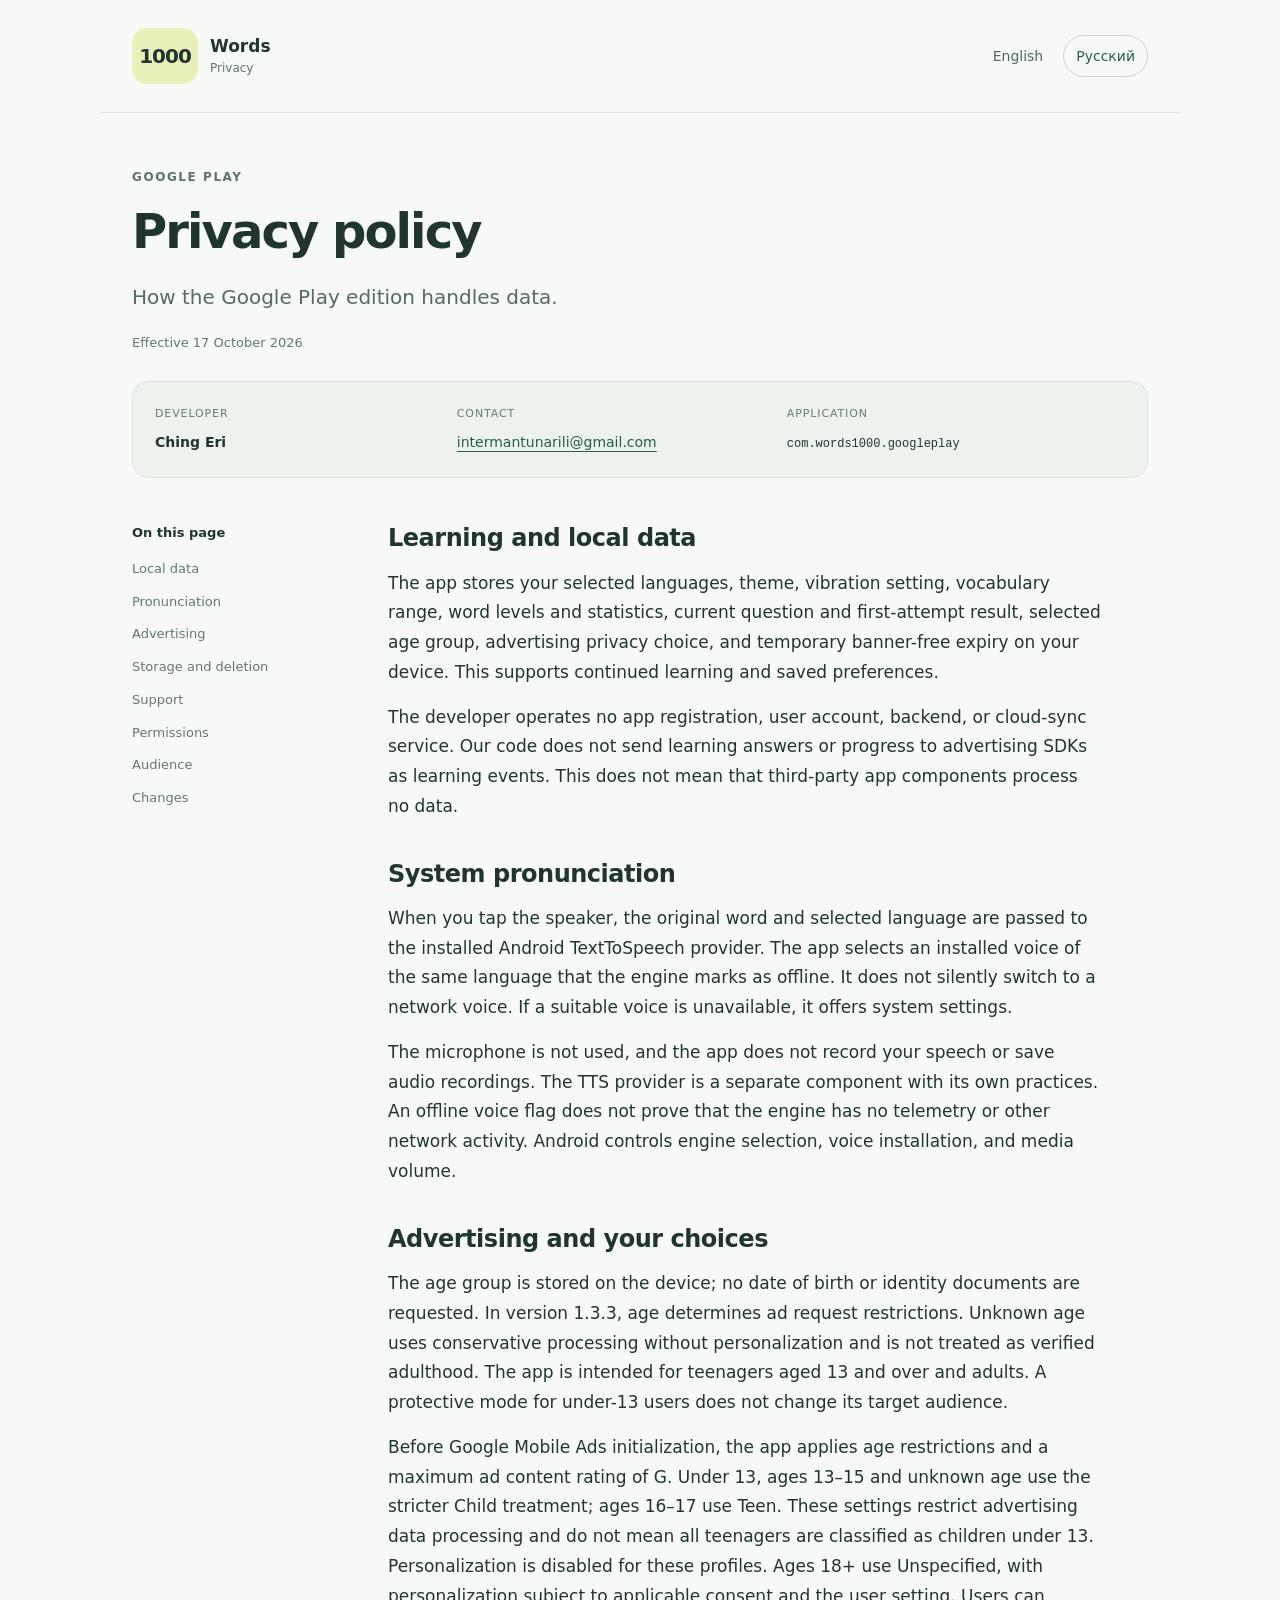
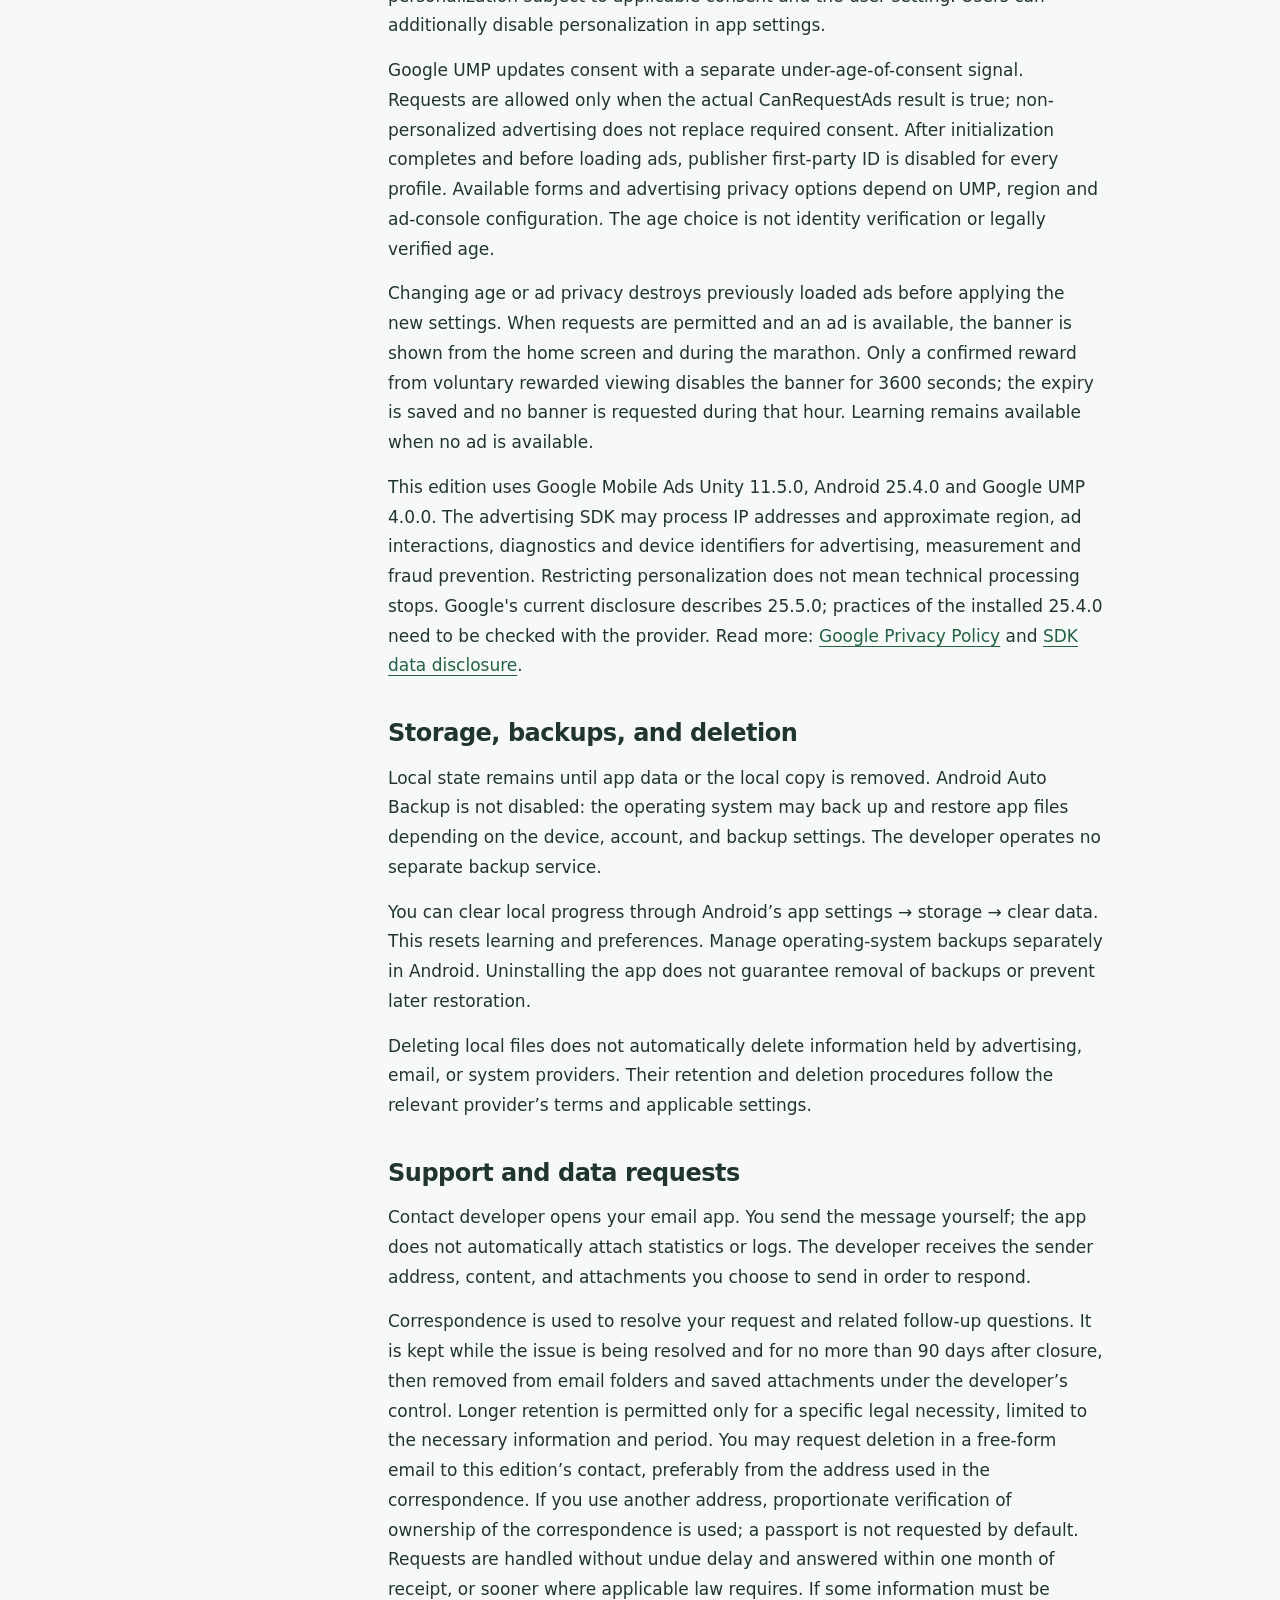
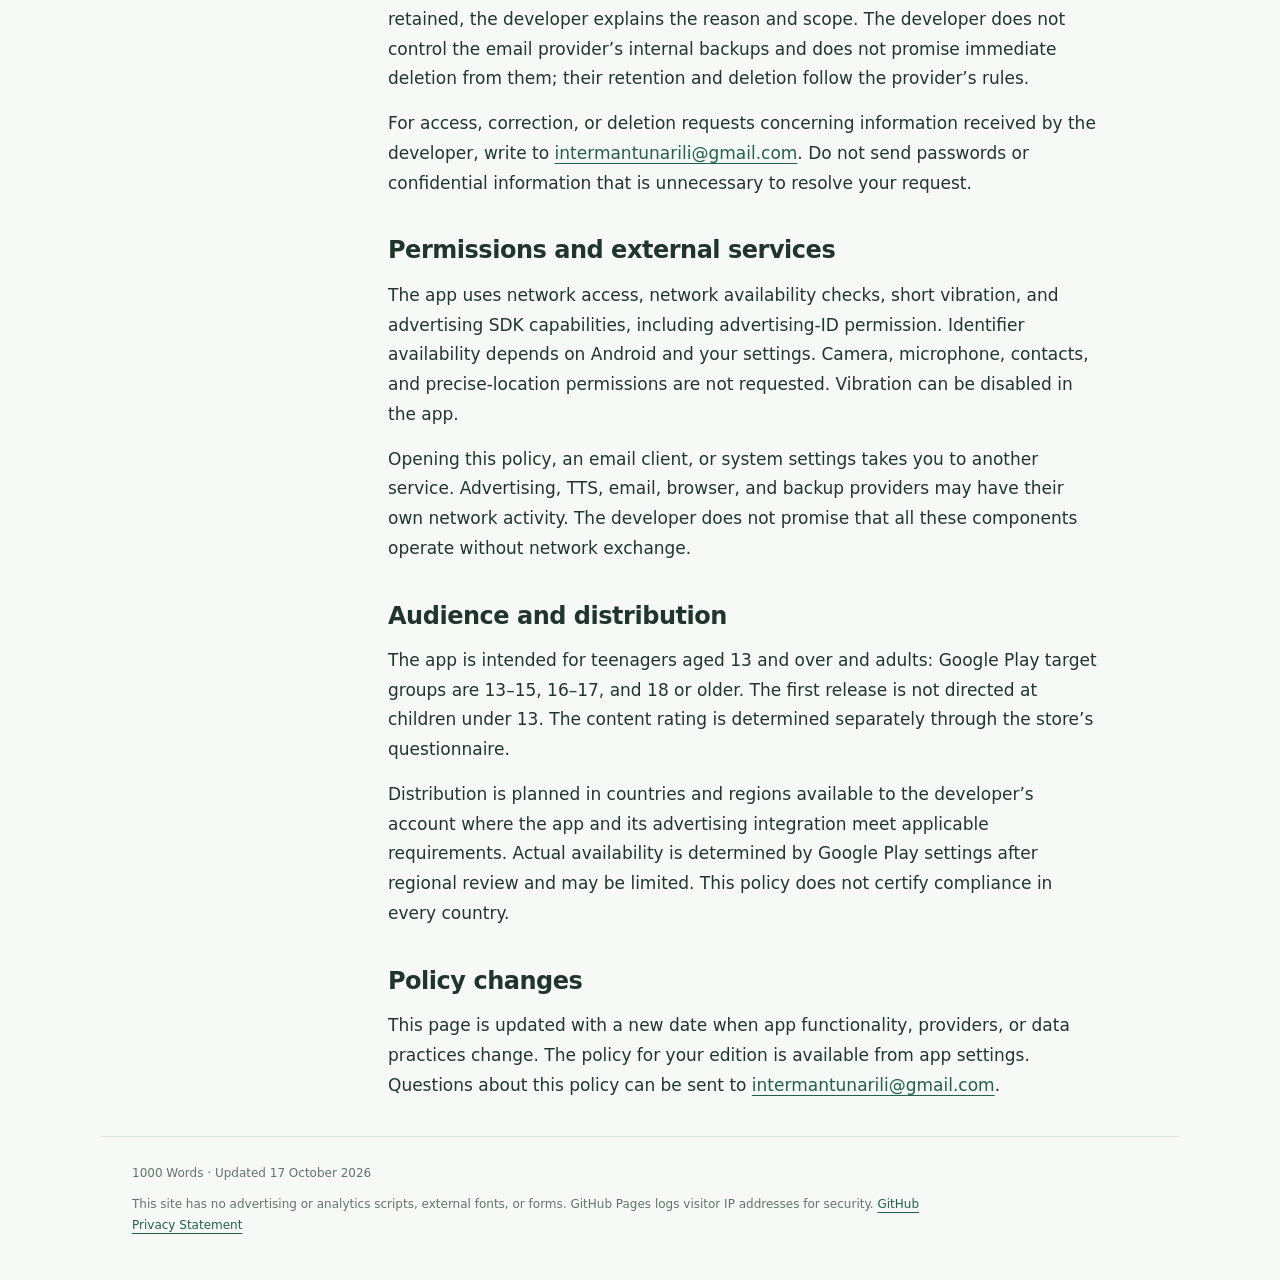
<file: googleplay/en/index.html>
<!doctype html>
<html lang="en"><head><meta charset="utf-8"><meta name="viewport" content="width=device-width, initial-scale=1">
<meta name="referrer" content="strict-origin-when-cross-origin">
<meta http-equiv="Content-Security-Policy" content="default-src 'none'; style-src 'self'; img-src 'self'; base-uri 'none'; form-action 'none'">
<title>Privacy policy · GooglePlay · 1000 Words</title><meta name="description" content="Privacy policies for the RuStore and Google Play editions of 1000 Words.">
<link rel="stylesheet" href="../../assets/site.css"></head><body><a class="skip" href="#main">Skip to content</a>
<header class="header shell"><a class="brand" href="../../en/"><span class="brand-mark">1000</span><span>Words<small>Privacy</small></span></a>
<nav aria-label="Language"><span class="current">English</span><a class="language" lang="ru" href="../">Русский</a></nav></header>
<main id="main" class="shell"><div class="page-heading"><p class="eyebrow">Google Play</p><h1>Privacy policy</h1><p class="lead">How the Google Play edition handles data.</p><p class="date">Effective 17 October 2026</p></div><div class="identity"><div><span>Developer</span><strong>Ching Eri</strong></div><div><span>Contact</span><a href="mailto:intermantunarili@gmail.com">intermantunarili@gmail.com</a></div><div><span>Application</span><code>com.words1000.googleplay</code></div></div><div class="reading"><aside class="contents"><p>On this page</p><nav><a href="#local">Local data</a><a href="#speech">Pronunciation</a><a href="#ads">Advertising</a><a href="#backup">Storage and deletion</a><a href="#support">Support</a><a href="#permissions">Permissions</a><a href="#audience">Audience</a><a href="#changes">Changes</a></nav></aside><article><section id="local"><h2>Learning and local data</h2><p>The app stores your selected languages, theme, vibration setting, vocabulary range, word levels and statistics, current question and first-attempt result, selected age group, advertising privacy choice, and temporary banner-free expiry on your device. This supports continued learning and saved preferences.</p><p>The developer operates no app registration, user account, backend, or cloud-sync service. Our code does not send learning answers or progress to advertising SDKs as learning events. This does not mean that third-party app components process no data.</p></section><section id="speech"><h2>System pronunciation</h2><p>When you tap the speaker, the original word and selected language are passed to the installed Android TextToSpeech provider. The app selects an installed voice of the same language that the engine marks as offline. It does not silently switch to a network voice. If a suitable voice is unavailable, it offers system settings.</p><p>The microphone is not used, and the app does not record your speech or save audio recordings. The TTS provider is a separate component with its own practices. An offline voice flag does not prove that the engine has no telemetry or other network activity. Android controls engine selection, voice installation, and media volume.</p></section><section id="ads"><h2>Advertising and your choices</h2><p>The age group is stored on the device; no date of birth or identity documents are requested. In version 1.3.3, age determines ad request restrictions. Unknown age uses conservative processing without personalization and is not treated as verified adulthood. The app is intended for teenagers aged 13 and over and adults. A protective mode for under-13 users does not change its target audience.</p><p>Before Google Mobile Ads initialization, the app applies age restrictions and a maximum ad content rating of G. Under 13, ages 13–15 and unknown age use the stricter Child treatment; ages 16–17 use Teen. These settings restrict advertising data processing and do not mean all teenagers are classified as children under 13. Personalization is disabled for these profiles. Ages 18+ use Unspecified, with personalization subject to applicable consent and the user setting. Users can additionally disable personalization in app settings.</p><p>Google UMP updates consent with a separate under-age-of-consent signal. Requests are allowed only when the actual CanRequestAds result is true; non-personalized advertising does not replace required consent. After initialization completes and before loading ads, publisher first-party ID is disabled for every profile. Available forms and advertising privacy options depend on UMP, region and ad-console configuration. The age choice is not identity verification or legally verified age.</p><p>Changing age or ad privacy destroys previously loaded ads before applying the new settings. When requests are permitted and an ad is available, the banner is shown from the home screen and during the marathon. Only a confirmed reward from voluntary rewarded viewing disables the banner for 3600 seconds; the expiry is saved and no banner is requested during that hour. Learning remains available when no ad is available.</p><p>This edition uses Google Mobile Ads Unity 11.5.0, Android 25.4.0 and Google UMP 4.0.0. The advertising SDK may process IP addresses and approximate region, ad interactions, diagnostics and device identifiers for advertising, measurement and fraud prevention. Restricting personalization does not mean technical processing stops. Google's current disclosure describes 25.5.0; practices of the installed 25.4.0 need to be checked with the provider. Read more: <a href="https://policies.google.com/privacy">Google Privacy Policy</a> and <a href="https://developers.google.com/admob/android/privacy/play-data-disclosure">SDK data disclosure</a>.</p></section><section id="backup"><h2>Storage, backups, and deletion</h2><p>Local state remains until app data or the local copy is removed. Android Auto Backup is not disabled: the operating system may back up and restore app files depending on the device, account, and backup settings. The developer operates no separate backup service.</p><p>You can clear local progress through Android’s app settings → storage → clear data. This resets learning and preferences. Manage operating-system backups separately in Android. Uninstalling the app does not guarantee removal of backups or prevent later restoration.</p><p>Deleting local files does not automatically delete information held by advertising, email, or system providers. Their retention and deletion procedures follow the relevant provider’s terms and applicable settings.</p></section><section id="support"><h2>Support and data requests</h2><p>Contact developer opens your email app. You send the message yourself; the app does not automatically attach statistics or logs. The developer receives the sender address, content, and attachments you choose to send in order to respond.</p><p>Correspondence is used to resolve your request and related follow-up questions. It is kept while the issue is being resolved and for no more than 90 days after closure, then removed from email folders and saved attachments under the developer’s control. Longer retention is permitted only for a specific legal necessity, limited to the necessary information and period. You may request deletion in a free-form email to this edition’s contact, preferably from the address used in the correspondence. If you use another address, proportionate verification of ownership of the correspondence is used; a passport is not requested by default. Requests are handled without undue delay and answered within one month of receipt, or sooner where applicable law requires. If some information must be retained, the developer explains the reason and scope. The developer does not control the email provider’s internal backups and does not promise immediate deletion from them; their retention and deletion follow the provider’s rules.</p><p>For access, correction, or deletion requests concerning information received by the developer, write to <a href="mailto:intermantunarili@gmail.com">intermantunarili@gmail.com</a>. Do not send passwords or confidential information that is unnecessary to resolve your request.</p></section><section id="permissions"><h2>Permissions and external services</h2><p>The app uses network access, network availability checks, short vibration, and advertising SDK capabilities, including advertising-ID permission. Identifier availability depends on Android and your settings. Camera, microphone, contacts, and precise-location permissions are not requested. Vibration can be disabled in the app.</p><p>Opening this policy, an email client, or system settings takes you to another service. Advertising, TTS, email, browser, and backup providers may have their own network activity. The developer does not promise that all these components operate without network exchange.</p></section><section id="audience"><h2>Audience and distribution</h2><p>The app is intended for teenagers aged 13 and over and adults: Google Play target groups are 13–15, 16–17, and 18 or older. The first release is not directed at children under 13. The content rating is determined separately through the store’s questionnaire.</p><p>Distribution is planned in countries and regions available to the developer’s account where the app and its advertising integration meet applicable requirements. Actual availability is determined by Google Play settings after regional review and may be limited. This policy does not certify compliance in every country.</p></section><section id="changes"><h2>Policy changes</h2><p>This page is updated with a new date when app functionality, providers, or data practices change. The policy for your edition is available from app settings. Questions about this policy can be sent to <a href="mailto:intermantunarili@gmail.com">intermantunarili@gmail.com</a>.</p></section></article></div></main>
<footer class="footer shell"><p>1000 Words · Updated 17 October 2026</p><p>This site has no advertising or analytics scripts, external fonts, or forms. GitHub Pages logs visitor IP addresses for security. <a href="https://docs.github.com/en/site-policy/privacy-policies/github-general-privacy-statement">GitHub Privacy Statement</a></p></footer></body></html>
</file>
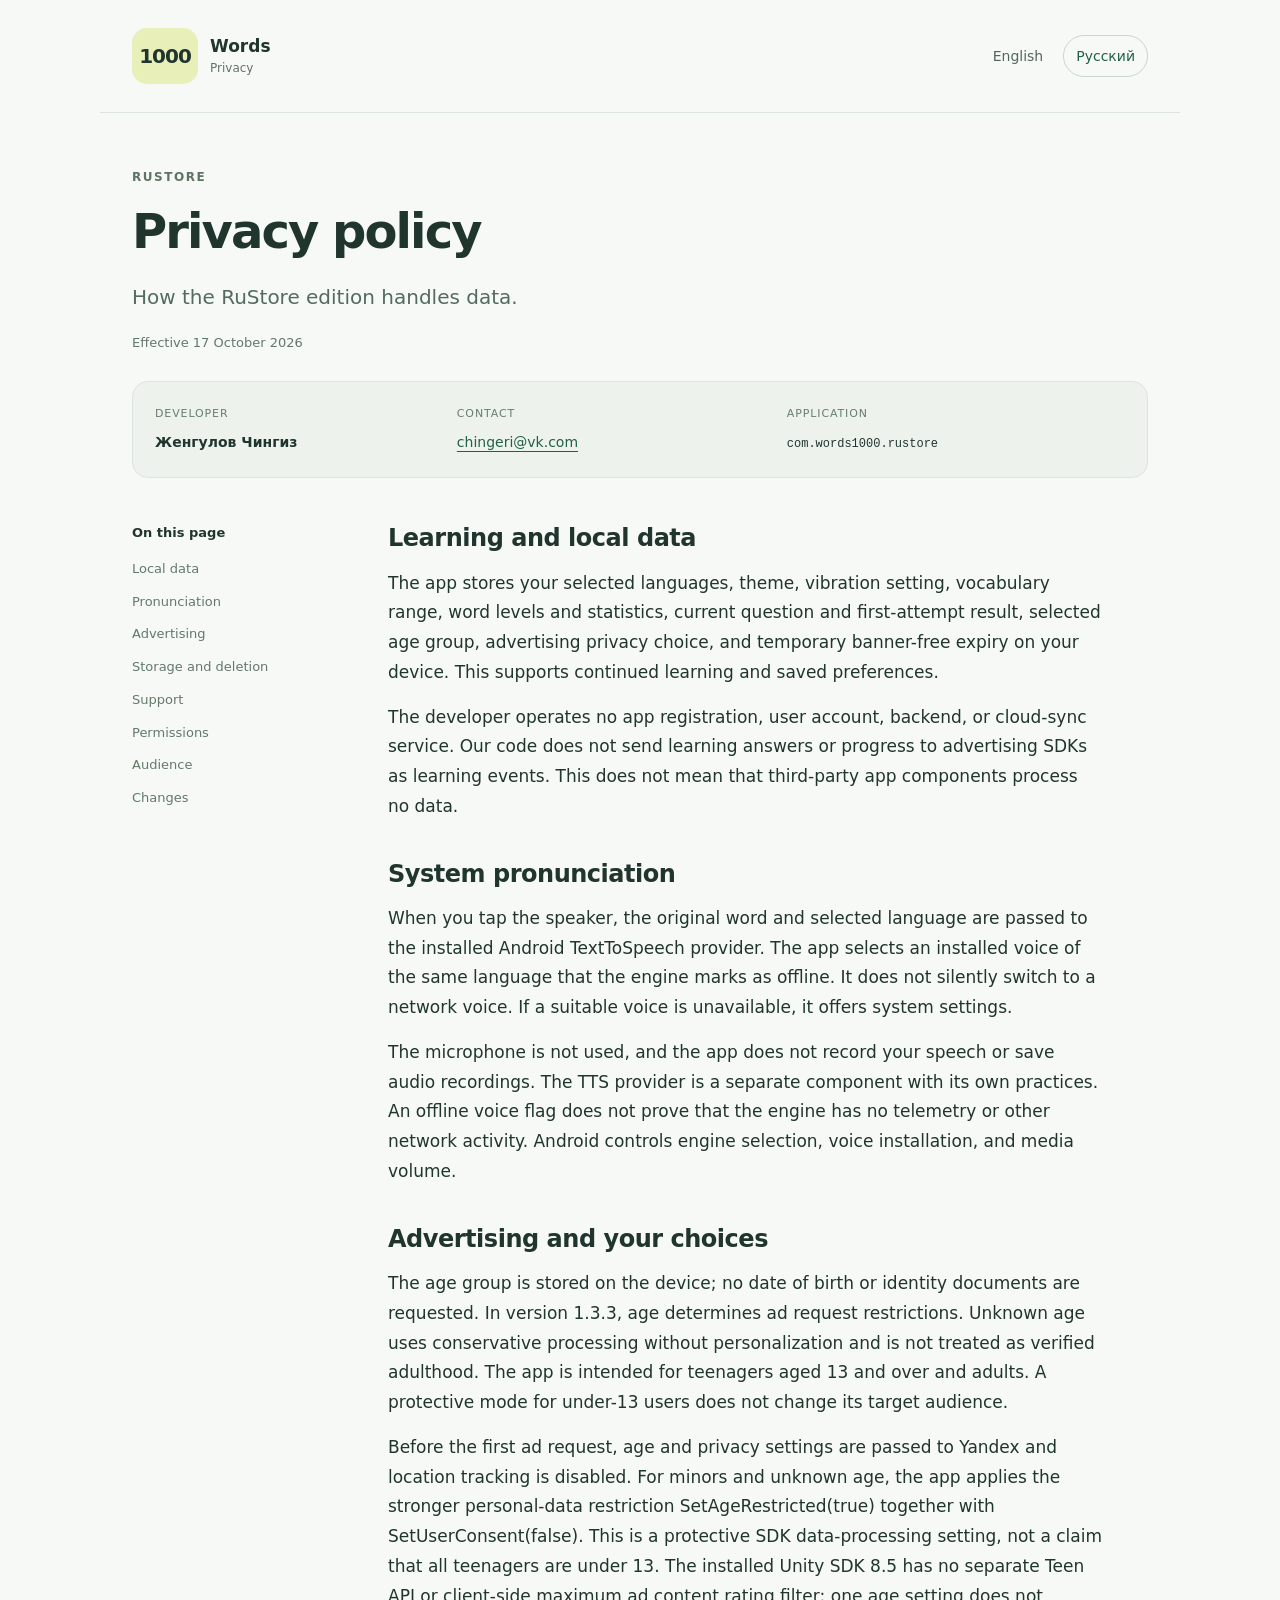
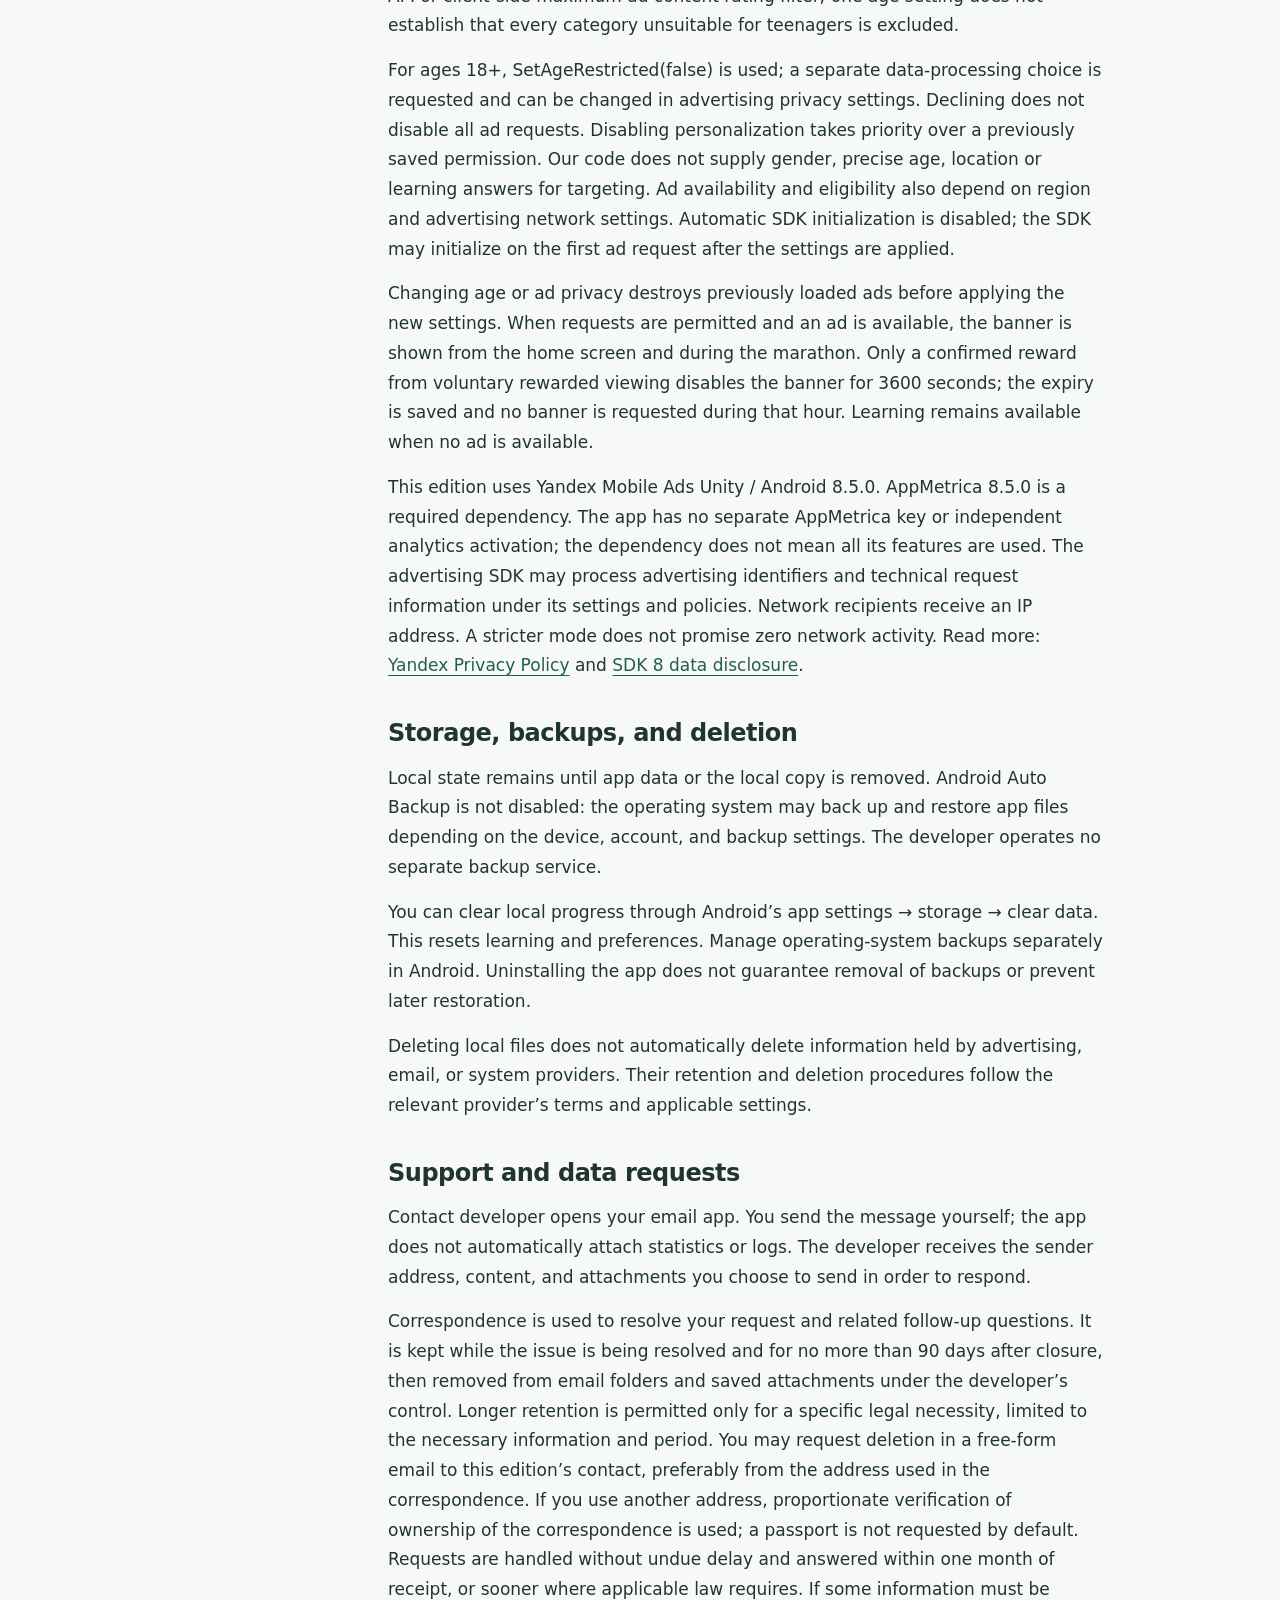
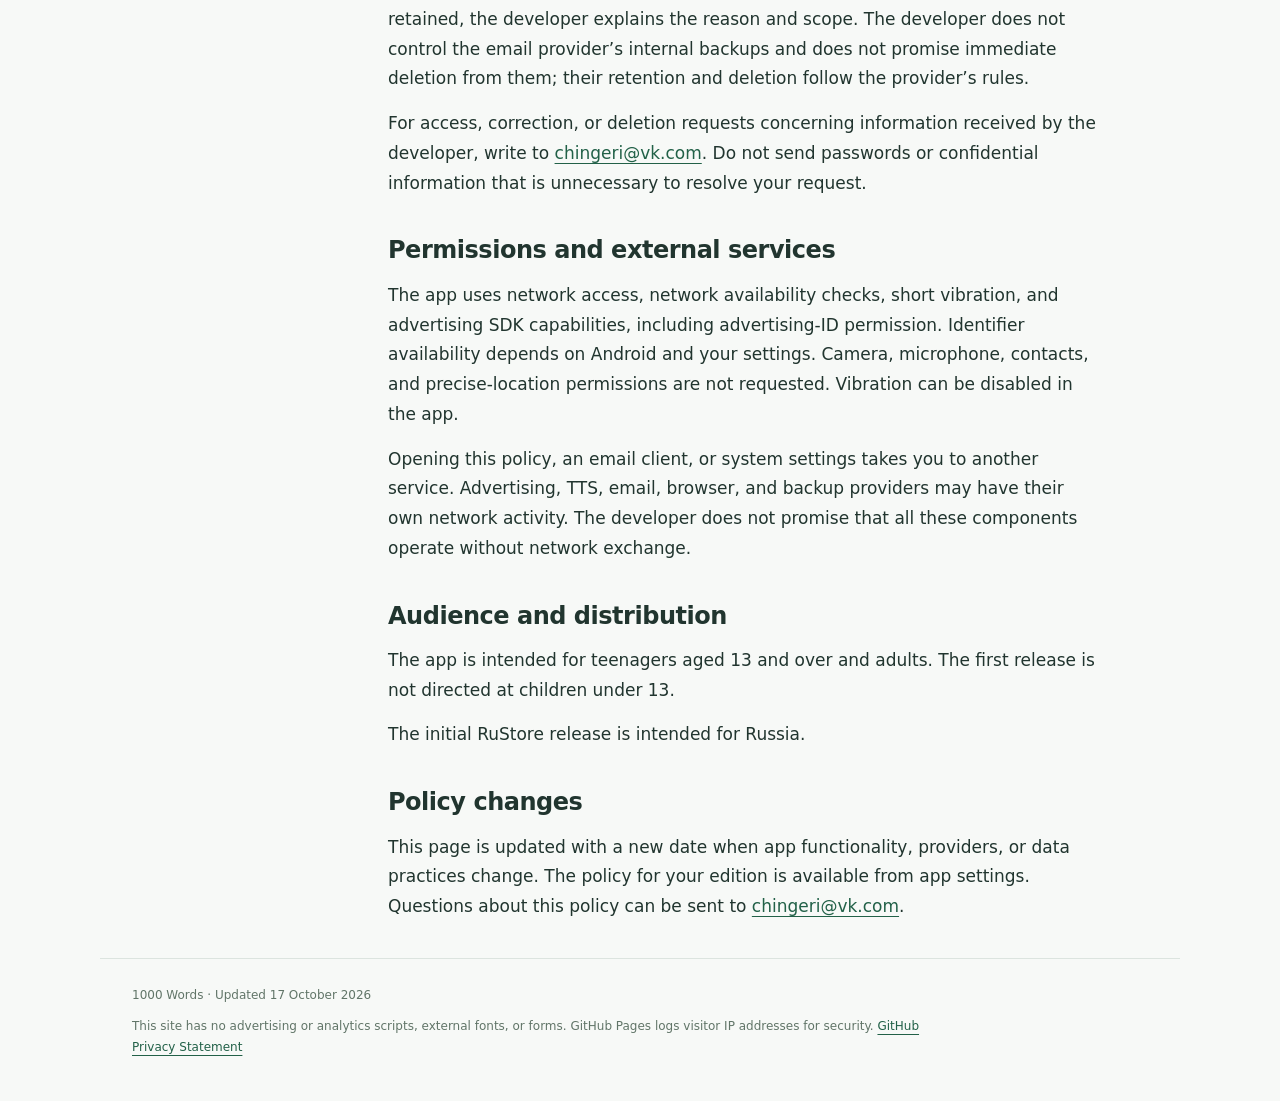
<file: rustore/en/index.html>
<!doctype html>
<html lang="en"><head><meta charset="utf-8"><meta name="viewport" content="width=device-width, initial-scale=1">
<meta name="referrer" content="strict-origin-when-cross-origin">
<meta http-equiv="Content-Security-Policy" content="default-src 'none'; style-src 'self'; img-src 'self'; base-uri 'none'; form-action 'none'">
<title>Privacy policy · RuStore · 1000 Words</title><meta name="description" content="Privacy policies for the RuStore and Google Play editions of 1000 Words.">
<link rel="stylesheet" href="../../assets/site.css"></head><body><a class="skip" href="#main">Skip to content</a>
<header class="header shell"><a class="brand" href="../../en/"><span class="brand-mark">1000</span><span>Words<small>Privacy</small></span></a>
<nav aria-label="Language"><span class="current">English</span><a class="language" lang="ru" href="../">Русский</a></nav></header>
<main id="main" class="shell"><div class="page-heading"><p class="eyebrow">RuStore</p><h1>Privacy policy</h1><p class="lead">How the RuStore edition handles data.</p><p class="date">Effective 17 October 2026</p></div><div class="identity"><div><span>Developer</span><strong>Женгулов Чингиз</strong></div><div><span>Contact</span><a href="mailto:chingeri@vk.com">chingeri@vk.com</a></div><div><span>Application</span><code>com.words1000.rustore</code></div></div><div class="reading"><aside class="contents"><p>On this page</p><nav><a href="#local">Local data</a><a href="#speech">Pronunciation</a><a href="#ads">Advertising</a><a href="#backup">Storage and deletion</a><a href="#support">Support</a><a href="#permissions">Permissions</a><a href="#audience">Audience</a><a href="#changes">Changes</a></nav></aside><article><section id="local"><h2>Learning and local data</h2><p>The app stores your selected languages, theme, vibration setting, vocabulary range, word levels and statistics, current question and first-attempt result, selected age group, advertising privacy choice, and temporary banner-free expiry on your device. This supports continued learning and saved preferences.</p><p>The developer operates no app registration, user account, backend, or cloud-sync service. Our code does not send learning answers or progress to advertising SDKs as learning events. This does not mean that third-party app components process no data.</p></section><section id="speech"><h2>System pronunciation</h2><p>When you tap the speaker, the original word and selected language are passed to the installed Android TextToSpeech provider. The app selects an installed voice of the same language that the engine marks as offline. It does not silently switch to a network voice. If a suitable voice is unavailable, it offers system settings.</p><p>The microphone is not used, and the app does not record your speech or save audio recordings. The TTS provider is a separate component with its own practices. An offline voice flag does not prove that the engine has no telemetry or other network activity. Android controls engine selection, voice installation, and media volume.</p></section><section id="ads"><h2>Advertising and your choices</h2><p>The age group is stored on the device; no date of birth or identity documents are requested. In version 1.3.3, age determines ad request restrictions. Unknown age uses conservative processing without personalization and is not treated as verified adulthood. The app is intended for teenagers aged 13 and over and adults. A protective mode for under-13 users does not change its target audience.</p><p>Before the first ad request, age and privacy settings are passed to Yandex and location tracking is disabled. For minors and unknown age, the app applies the stronger personal-data restriction SetAgeRestricted(true) together with SetUserConsent(false). This is a protective SDK data-processing setting, not a claim that all teenagers are under 13. The installed Unity SDK 8.5 has no separate Teen API or client-side maximum ad content rating filter; one age setting does not establish that every category unsuitable for teenagers is excluded.</p><p>For ages 18+, SetAgeRestricted(false) is used; a separate data-processing choice is requested and can be changed in advertising privacy settings. Declining does not disable all ad requests. Disabling personalization takes priority over a previously saved permission. Our code does not supply gender, precise age, location or learning answers for targeting. Ad availability and eligibility also depend on region and advertising network settings. Automatic SDK initialization is disabled; the SDK may initialize on the first ad request after the settings are applied.</p><p>Changing age or ad privacy destroys previously loaded ads before applying the new settings. When requests are permitted and an ad is available, the banner is shown from the home screen and during the marathon. Only a confirmed reward from voluntary rewarded viewing disables the banner for 3600 seconds; the expiry is saved and no banner is requested during that hour. Learning remains available when no ad is available.</p><p>This edition uses Yandex Mobile Ads Unity / Android 8.5.0. AppMetrica 8.5.0 is a required dependency. The app has no separate AppMetrica key or independent analytics activation; the dependency does not mean all its features are used. The advertising SDK may process advertising identifiers and technical request information under its settings and policies. Network recipients receive an IP address. A stricter mode does not promise zero network activity. Read more: <a href="https://yandex.ru/legal/confidential/">Yandex Privacy Policy</a> and <a href="https://ads.yandex.com/helpcenter/en/dev/android/app-privacy-android">SDK 8 data disclosure</a>.</p></section><section id="backup"><h2>Storage, backups, and deletion</h2><p>Local state remains until app data or the local copy is removed. Android Auto Backup is not disabled: the operating system may back up and restore app files depending on the device, account, and backup settings. The developer operates no separate backup service.</p><p>You can clear local progress through Android’s app settings → storage → clear data. This resets learning and preferences. Manage operating-system backups separately in Android. Uninstalling the app does not guarantee removal of backups or prevent later restoration.</p><p>Deleting local files does not automatically delete information held by advertising, email, or system providers. Their retention and deletion procedures follow the relevant provider’s terms and applicable settings.</p></section><section id="support"><h2>Support and data requests</h2><p>Contact developer opens your email app. You send the message yourself; the app does not automatically attach statistics or logs. The developer receives the sender address, content, and attachments you choose to send in order to respond.</p><p>Correspondence is used to resolve your request and related follow-up questions. It is kept while the issue is being resolved and for no more than 90 days after closure, then removed from email folders and saved attachments under the developer’s control. Longer retention is permitted only for a specific legal necessity, limited to the necessary information and period. You may request deletion in a free-form email to this edition’s contact, preferably from the address used in the correspondence. If you use another address, proportionate verification of ownership of the correspondence is used; a passport is not requested by default. Requests are handled without undue delay and answered within one month of receipt, or sooner where applicable law requires. If some information must be retained, the developer explains the reason and scope. The developer does not control the email provider’s internal backups and does not promise immediate deletion from them; their retention and deletion follow the provider’s rules.</p><p>For access, correction, or deletion requests concerning information received by the developer, write to <a href="mailto:chingeri@vk.com">chingeri@vk.com</a>. Do not send passwords or confidential information that is unnecessary to resolve your request.</p></section><section id="permissions"><h2>Permissions and external services</h2><p>The app uses network access, network availability checks, short vibration, and advertising SDK capabilities, including advertising-ID permission. Identifier availability depends on Android and your settings. Camera, microphone, contacts, and precise-location permissions are not requested. Vibration can be disabled in the app.</p><p>Opening this policy, an email client, or system settings takes you to another service. Advertising, TTS, email, browser, and backup providers may have their own network activity. The developer does not promise that all these components operate without network exchange.</p></section><section id="audience"><h2>Audience and distribution</h2><p>The app is intended for teenagers aged 13 and over and adults. The first release is not directed at children under 13.</p><p>The initial RuStore release is intended for Russia.</p></section><section id="changes"><h2>Policy changes</h2><p>This page is updated with a new date when app functionality, providers, or data practices change. The policy for your edition is available from app settings. Questions about this policy can be sent to <a href="mailto:chingeri@vk.com">chingeri@vk.com</a>.</p></section></article></div></main>
<footer class="footer shell"><p>1000 Words · Updated 17 October 2026</p><p>This site has no advertising or analytics scripts, external fonts, or forms. GitHub Pages logs visitor IP addresses for security. <a href="https://docs.github.com/en/site-policy/privacy-policies/github-general-privacy-statement">GitHub Privacy Statement</a></p></footer></body></html>
</file>
<file: assets/site.css>
*{box-sizing:border-box}html{scroll-behavior:smooth;scroll-padding-top:24px}body{margin:0;background:#f7f9f7;color:#21352f;font:17px/1.75 system-ui,-apple-system,BlinkMacSystemFont,"Segoe UI",sans-serif}a{color:#226148;text-underline-offset:4px}a:hover{color:#143d2e}a:focus-visible{outline:3px solid #c3922c;outline-offset:5px;border-radius:4px}.shell{max-width:1080px;margin:auto;padding:0 32px}.header{display:flex;justify-content:space-between;align-items:center;gap:24px;padding-top:28px;padding-bottom:28px;border-bottom:1px solid #dce4df}.brand{display:flex;gap:12px;align-items:center;text-decoration:none;color:inherit;font-weight:700;line-height:1.1}.brand-mark{display:grid;place-items:center;background:#e9efb9;border-radius:15px;width:66px;height:56px;font-size:20px;letter-spacing:-1px}.brand small{display:block;font-weight:400;color:#607368;font-size:12px;margin-top:7px}.header nav{display:flex;gap:8px;align-items:center;font-size:14px}.language,.current{padding:8px 12px;border-radius:24px}.language{text-decoration:none;border:1px solid #c8d7ce}.current{color:#52665a}.hero{padding:78px 0 42px;max-width:760px}.eyebrow{text-transform:uppercase;letter-spacing:.13em;color:#5d7464;font-size:12px;font-weight:750;margin:0 0 16px}h1{font-weight:650;letter-spacing:-.04em;line-height:1.15;font-size:clamp(34px,5vw,58px);margin:0 0 22px}h2{letter-spacing:-.02em;font-size:24px;line-height:1.35;font-weight:650}.lead{font-size:20px;line-height:1.65;color:#546b5f;margin:0}.cards{display:grid;grid-template-columns:1fr 1fr;gap:24px}.card{background:white;border:1px solid #dce4df;border-radius:22px;padding:30px;text-decoration:none;color:inherit;box-shadow:0 8px 24px #284a3305}.card:hover{border-color:#88a691;color:inherit}.tag{display:inline-block;border-radius:20px;background:#edf3e9;padding:5px 13px;font-size:12px;font-weight:750}.card:nth-child(2) .tag{background:#eaf1f8;color:#3d6079}.card h2{margin:22px 0 16px;font-size:25px;max-width:320px}.card p{margin:0;color:#586e61}.card .email{font-size:14px;overflow-wrap:anywhere}.card-link{display:block;color:#226148;font-weight:650;margin-top:30px}.card-link span{float:right}.home-note{max-width:760px;margin:48px 0 80px}.home-note h2{font-size:21px}.home-note p{color:#5b7164}.footer{padding-top:26px;padding-bottom:34px;border-top:1px solid #dce4df;color:#617568;font-size:12px}.footer p{margin:0 0 10px;max-width:810px}.page-heading{max-width:870px;padding:54px 0 26px}.page-heading h1{font-size:clamp(30px,4.5vw,48px)}.date{font-size:13px;color:#62786a;margin:18px 0 0}.identity{background:#edf2ed;border:1px solid #dce4df;border-radius:16px;padding:22px;display:grid;grid-template-columns:1fr 1.1fr 1.2fr;gap:20px;font-size:14px;margin-bottom:44px}.identity span{display:block;color:#687e6e;font-size:11px;text-transform:uppercase;letter-spacing:.08em;margin-bottom:7px}.identity a,.identity code{overflow-wrap:anywhere}.identity code{font-size:12px}.reading{display:grid;grid-template-columns:210px minmax(0,1fr);gap:46px;align-items:start}.contents{position:sticky;top:26px;font-size:13px}.contents p{font-weight:700;margin:0 0 13px}.contents nav{display:flex;flex-direction:column;gap:10px}.contents a{text-decoration:none;color:#63796a}.contents a:hover{color:#226148;text-decoration:underline}article{max-width:715px}article section{margin-bottom:36px}article h2{margin:0 0 14px}article p{margin:0 0 15px;overflow-wrap:anywhere}.notice{border-left:3px solid #c89e32;background:#fff6d9;padding:16px 20px;margin:0 0 24px;border-radius:0 12px 12px 0;font-size:14px}.skip{position:absolute;left:12px;top:-100px;padding:12px;background:white;z-index:10}.skip:focus{top:12px}@media(max-width:760px){.shell{padding-left:20px;padding-right:20px}.header{padding-top:20px;padding-bottom:20px;gap:10px}.header nav{gap:0;font-size:12px}.language,.current{padding:8px}.brand-mark{width:52px;height:48px;font-size:17px}.brand{gap:9px}.brand small{font-size:10px}.hero{padding:48px 0 30px}.lead{font-size:17px}.cards{grid-template-columns:1fr;gap:16px}.card{padding:24px}.home-note{margin:36px 0 48px}.identity{grid-template-columns:1fr;gap:14px;margin-bottom:26px}.reading{display:block}.contents{position:static;margin:0 0 32px;padding:20px;border:1px solid #dce4df;border-radius:14px}.contents nav{display:grid;grid-template-columns:1fr 1fr;gap:10px 14px}article{font-size:16px}article h2{font-size:23px}.page-heading{padding-top:38px}.footer{padding-top:22px;padding-bottom:24px}}@media(prefers-reduced-motion:reduce){html{scroll-behavior:auto}}@media print{.header nav,.contents,.skip,.footer{display:none}.shell{max-width:none;padding:0}.reading{display:block}body{background:white;color:black}a{color:inherit}.identity{break-inside:avoid}section{break-inside:avoid}}
</file>
